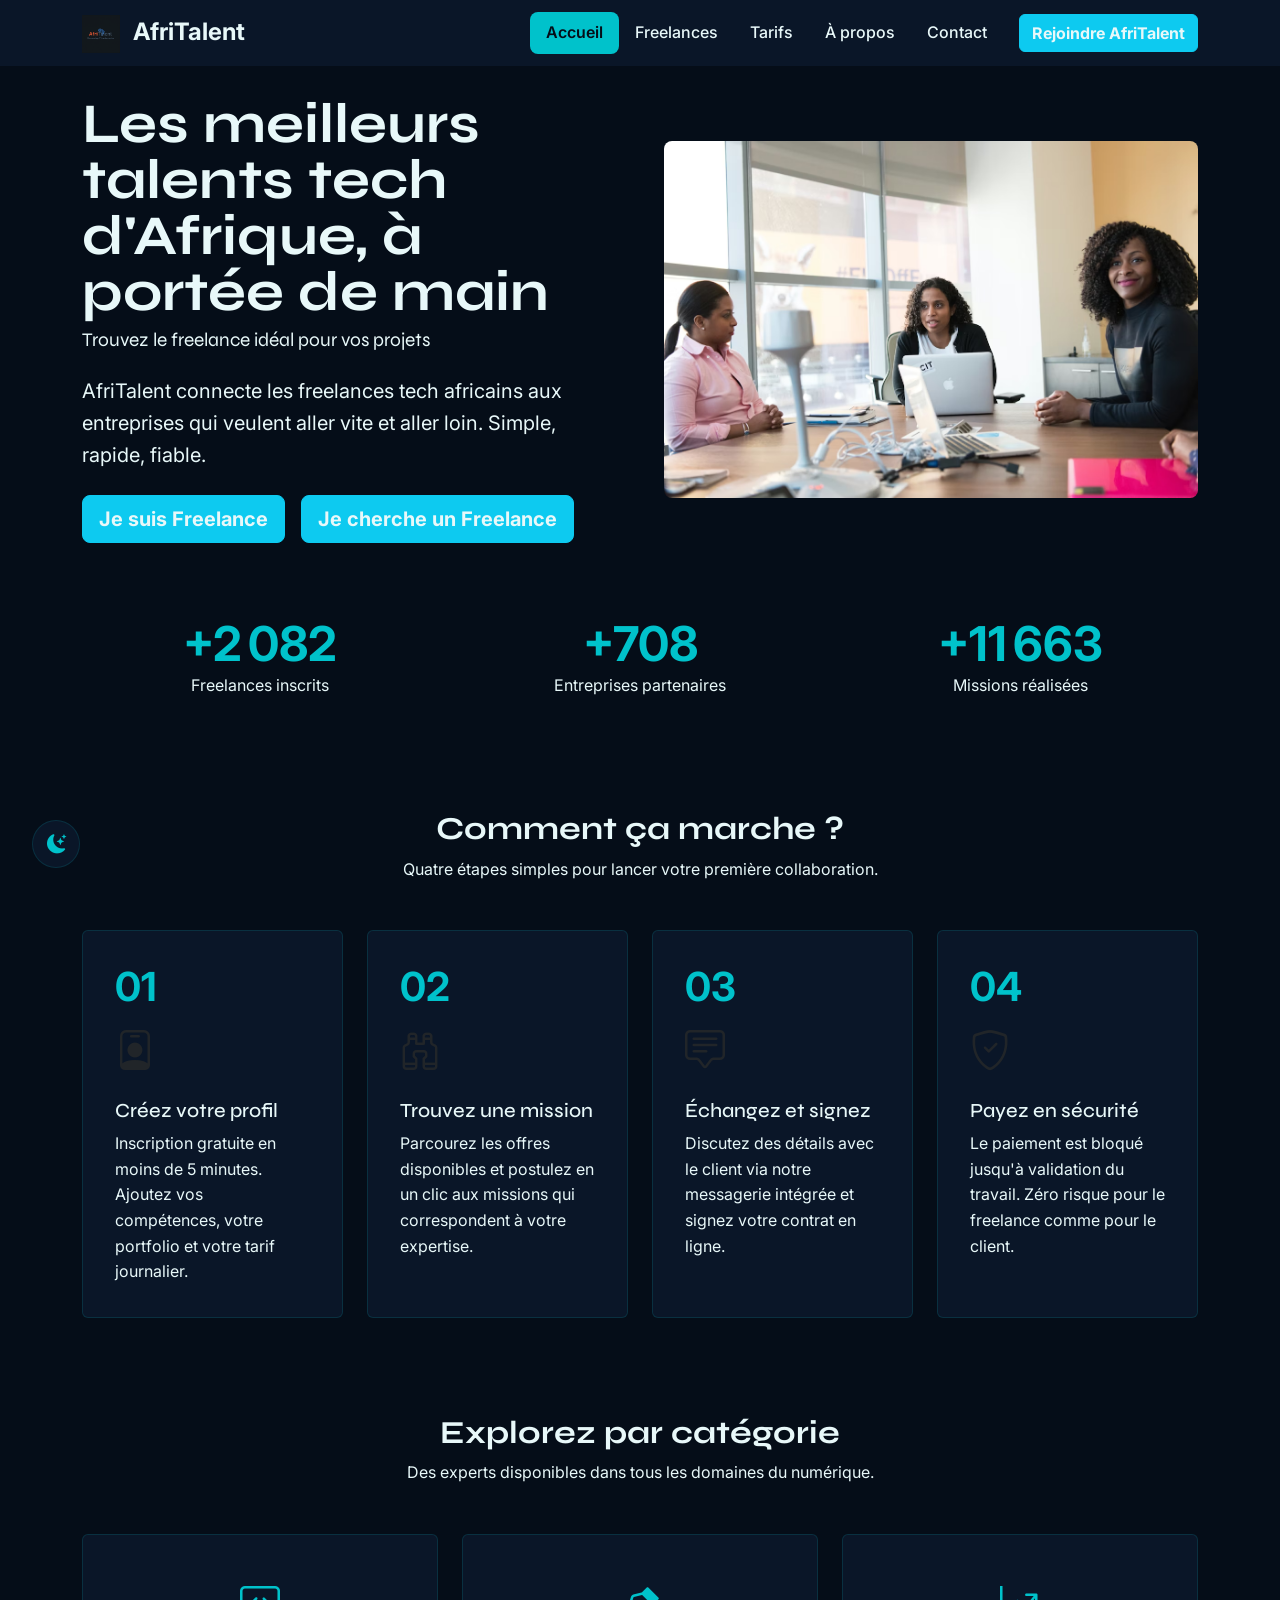
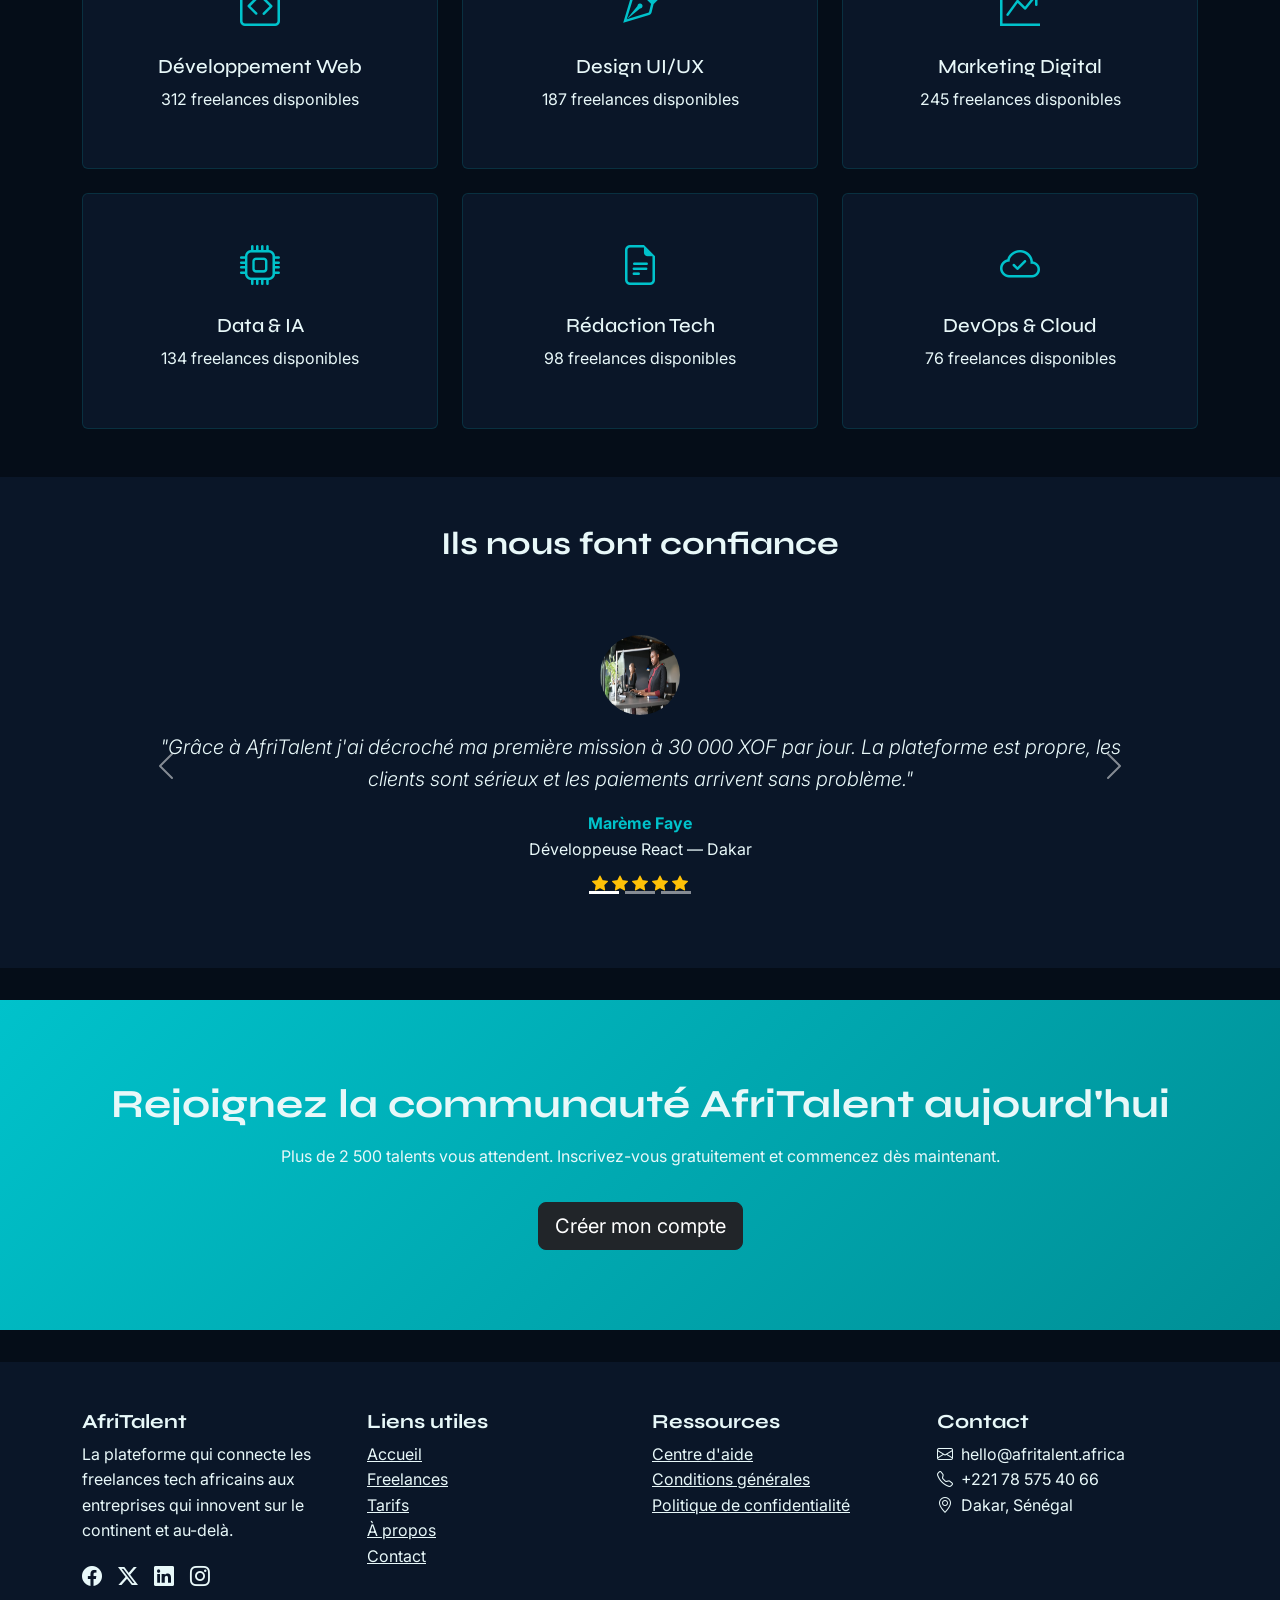
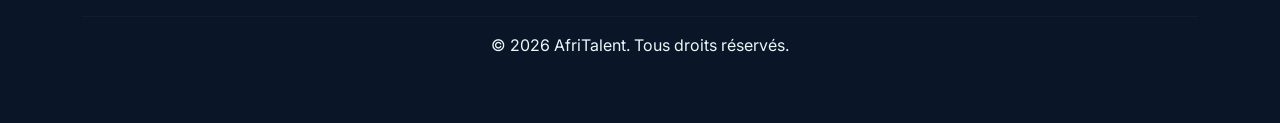
<file: index.html>
<!DOCTYPE html>
<html lang="fr">

<head>
    <meta charset="UTF-8">
    <meta name="viewport" content="width=device-width, initial-scale=1.0">
    <title>AfriTalent - Accueil</title>
    
    <link href="https://cdn.jsdelivr.net/npm/bootstrap-icons@1.11.3/font/bootstrap-icons.min.css" rel="stylesheet">
    <link href="https://cdn.jsdelivr.net/npm/bootstrap@5.3.3/dist/css/bootstrap.min.css" rel="stylesheet">
    <link rel="stylesheet" href="css/style.css">
</head>

<body>

    <!-- ============================================================= -->
    <!-- NAVBAR -->
    <!-- ============================================================= -->
    <header>
        <nav class="navbar navbar-expand-md navbar-dark bg-dark fixed-top">
            <div class="container">
                <a class="navbar-brand fw-bold fs-4" href="index.html">
                    <img src="images/logo.png" alt="Logo AfriTalent - Plateforme de freelances tech" width="38" height="38" class="me-2">
                    AfriTalent
                </a>
                <button class="navbar-toggler" type="button" data-bs-toggle="collapse"
                    data-bs-target="#navbarNav" aria-controls="navbarNav" aria-expanded="false"
                    aria-label="Ouvrir le menu de navigation">
                    <span class="navbar-toggler-icon"></span>
                </button>
                <div class="collapse navbar-collapse" id="navbarNav">
                    <ul class="navbar-nav ms-auto me-3">
                        <li class="nav-item"><a class="nav-link active" href="index.html">Accueil</a></li>
                        <li class="nav-item"><a class="nav-link" href="freelance.html">Freelances</a></li>
                        <li class="nav-item"><a class="nav-link" href="tarif.html">Tarifs</a></li>
                        <li class="nav-item"><a class="nav-link" href="about.html">À propos</a></li>
                        <li class="nav-item"><a class="nav-link" href="contact.html">Contact</a></li>
                    </ul>
                    <a href="contact.html" class="btn btn-info text-dark fw-bold">Rejoindre AfriTalent</a>
                </div>
            </div>
        </nav>
    </header>

    <!-- ============================================================= -->
    <!-- CONTENU PRINCIPAL -->
    <!-- ============================================================= -->
    <main>

        <!-- ============================================================= -->
        <!-- SECTION HERO -->
        <!-- ============================================================= -->
        <section class="section-hero">
            <div class="container py-5 mt-5">
                <div class="row align-items-center g-5">
                    <div class="col-lg-6">
                        <h1 class="display-4 fw-bold lh-1">Les meilleurs talents tech d'Afrique, à portée de main</h1>
                        <h2 class="lead mb-3" style="font-size:1.2rem; font-weight: 400;">Trouvez le freelance idéal pour vos projets</h2>
                        <p class="lead mt-4 fw-normal">AfriTalent connecte les freelances tech africains aux entreprises qui veulent aller vite et aller loin. Simple, rapide, fiable.</p>
                        <div class="d-flex flex-wrap gap-3 mt-4">
                            <a href="contact.html" class="btn btn-info btn-lg text-dark fw-bold">Je suis Freelance</a>
                            <a href="freelance.html" class="btn btn-info btn-lg text-dark fw-bold">Je cherche un Freelance</a>
                        </div>
                    </div>
                    <div class="col-lg-6">
                        <img src="images/hero.png" alt="Illustration de freelances africains collaborant sur des projets tech" class="img-fluid rounded-3">
                    </div>
                </div>

                <div class="row text-center mt-5 g-4">
                    <div class="col-md-4">
                        <span class="display-5 fw-bold text-info" data-target="2500">+2 500</span>
                        <p>Freelances inscrits</p>
                    </div>
                    <div class="col-md-4">
                        <span class="display-5 fw-bold text-info" data-target="850">+850</span>
                        <p>Entreprises partenaires</p>
                    </div>
                    <div class="col-md-4">
                        <span class="display-5 fw-bold text-info" data-target="14000">+14 000</span>
                        <p>Missions réalisées</p>
                    </div>
                </div>
            </div>
        </section>

        <!-- ============================================================= -->
        <!-- SECTION COMMENT ÇA MARCHE -->
        <!-- ============================================================= -->
        <section>
            <div class="container py-5">
                <h2 class="fw-bold text-center mb-2">Comment ça marche ?</h2>
                <p class="text-center mb-5">Quatre étapes simples pour lancer votre première collaboration.</p>
                <div class="row g-4">
                    <div class="col-sm-6 col-lg-3">
                        <div class="card h-100 border-0 bg-dark p-3">
                            <div class="card-body">
                                <span class="fw-bold display-6 text-info">01</span>
                                <i class="bi bi-person-badge fs-1 d-block mt-2" aria-hidden="true"></i>
                                <h3 class="h5 mt-3 card-title">Créez votre profil</h3>
                                <p class="card-text">Inscription gratuite en moins de 5 minutes. Ajoutez vos compétences, votre portfolio et votre tarif journalier.</p>
                            </div>
                        </div>
                    </div>
                    <div class="col-sm-6 col-lg-3">
                        <div class="card h-100 border-0 bg-dark p-3">
                            <div class="card-body">
                                <span class="fw-bold display-6 text-info">02</span>
                                <i class="bi bi-binoculars fs-1 d-block mt-2" aria-hidden="true"></i>
                                <h3 class="h5 mt-3 card-title">Trouvez une mission</h3>
                                <p class="card-text">Parcourez les offres disponibles et postulez en un clic aux missions qui correspondent à votre expertise.</p>
                            </div>
                        </div>
                    </div>
                    <div class="col-sm-6 col-lg-3">
                        <div class="card h-100 border-0 bg-dark p-3">
                            <div class="card-body">
                                <span class="fw-bold display-6 text-info">03</span>
                                <i class="bi bi-chat-square-text fs-1 d-block mt-2" aria-hidden="true"></i>
                                <h3 class="h5 mt-3 card-title">Échangez et signez</h3>
                                <p class="card-text">Discutez des détails avec le client via notre messagerie intégrée et signez votre contrat en ligne.</p>
                            </div>
                        </div>
                    </div>
                    <div class="col-sm-6 col-lg-3">
                        <div class="card h-100 border-0 bg-dark p-3">
                            <div class="card-body">
                                <span class="fw-bold display-6 text-info">04</span>
                                <i class="bi bi-shield-check fs-1 d-block mt-2" aria-hidden="true"></i>
                                <h3 class="h5 mt-3 card-title">Payez en sécurité</h3>
                                <p class="card-text">Le paiement est bloqué jusqu'à validation du travail. Zéro risque pour le freelance comme pour le client.</p>
                            </div>
                        </div>
                    </div>
                </div>
            </div>
        </section>

        <!-- ============================================================= -->
        <!-- SECTION CATÉGORIES -->
        <!-- ============================================================= -->
        <section>
            <div class="container py-5">
                <h2 class="fw-bold text-center mb-2">Explorez par catégorie</h2>
                <p class="text-center mb-5">Des experts disponibles dans tous les domaines du numérique.</p>
                <div class="row g-4">
                    <div class="col-sm-6 col-lg-4">
                        <div class="card h-100 text-center border-0 bg-dark p-4">
                            <div class="card-body">
                                <i class="bi bi-code-square fs-1 text-info" aria-hidden="true"></i>
                                <h3 class="h5 mt-3">Développement Web</h3>
                                <p>312 freelances disponibles</p>
                            </div>
                        </div>
                    </div>
                    <div class="col-sm-6 col-lg-4">
                        <div class="card h-100 text-center border-0 bg-dark p-4">
                            <div class="card-body">
                                <i class="bi bi-vector-pen fs-1 text-info" aria-hidden="true"></i>
                                <h3 class="h5 mt-3">Design UI/UX</h3>
                                <p>187 freelances disponibles</p>
                            </div>
                        </div>
                    </div>
                    <div class="col-sm-6 col-lg-4">
                        <div class="card h-100 text-center border-0 bg-dark p-4">
                            <div class="card-body">
                                <i class="bi bi-graph-up-arrow fs-1 text-info" aria-hidden="true"></i>
                                <h3 class="h5 mt-3">Marketing Digital</h3>
                                <p>245 freelances disponibles</p>
                            </div>
                        </div>
                    </div>
                    <div class="col-sm-6 col-lg-4">
                        <div class="card h-100 text-center border-0 bg-dark p-4">
                            <div class="card-body">
                                <i class="bi bi-cpu fs-1 text-info" aria-hidden="true"></i>
                                <h3 class="h5 mt-3">Data &amp; IA</h3>
                                <p>134 freelances disponibles</p>
                            </div>
                        </div>
                    </div>
                    <div class="col-sm-6 col-lg-4">
                        <div class="card h-100 text-center border-0 bg-dark p-4">
                            <div class="card-body">
                                <i class="bi bi-file-earmark-text fs-1 text-info" aria-hidden="true"></i>
                                <h3 class="h5 mt-3">Rédaction Tech</h3>
                                <p>98 freelances disponibles</p>
                            </div>
                        </div>
                    </div>
                    <div class="col-sm-6 col-lg-4">
                        <div class="card h-100 text-center border-0 bg-dark p-4">
                            <div class="card-body">
                                <i class="bi bi-cloud-check fs-1 text-info" aria-hidden="true"></i>
                                <h3 class="h5 mt-3">DevOps &amp; Cloud</h3>
                                <p>76 freelances disponibles</p>
                            </div>
                        </div>
                    </div>
                </div>
            </div>
        </section>

        <!-- ============================================================= -->
        <!-- SECTION TÉMOIGNAGES -->
        <!-- ============================================================= -->
        <section class="section-temoignages">
            <div class="container py-5">
                <h2 class="fw-bold text-center mb-5">Ils nous font confiance</h2>
                <div id="carousel-avis" class="carousel slide" data-bs-ride="carousel">
                    <div class="carousel-indicators">
                        <button type="button" data-bs-target="#carousel-avis" data-bs-slide-to="0" class="active" aria-current="true" aria-label="Témoignage 1"></button>
                        <button type="button" data-bs-target="#carousel-avis" data-bs-slide-to="1" aria-label="Témoignage 2"></button>
                        <button type="button" data-bs-target="#carousel-avis" data-bs-slide-to="2" aria-label="Témoignage 3"></button>
                    </div>
                    <div class="carousel-inner py-4">
                        <div class="carousel-item active">
                            <div class="d-flex flex-column align-items-center text-center px-5">
                                <img src="images/avatar1.png" alt="Photo de Marème Faye, développeuse React à Dakar" class="rounded-circle mb-3" width="80" height="80">
                                <p class="lead fst-italic mb-3">"Grâce à AfriTalent j'ai décroché ma première mission à 30 000 XOF par jour. La plateforme est propre, les clients sont sérieux et les paiements arrivent sans problème."</p>
                                <strong class="text-info">Marème Faye</strong>
                                <span>Développeuse React — Dakar</span>
                                <div class="mt-2" role="img" aria-label="Note : 5 étoiles sur 5">
                                    <i class="bi bi-star-fill text-warning" aria-hidden="true"></i>
                                    <i class="bi bi-star-fill text-warning" aria-hidden="true"></i>
                                    <i class="bi bi-star-fill text-warning" aria-hidden="true"></i>
                                    <i class="bi bi-star-fill text-warning" aria-hidden="true"></i>
                                    <i class="bi bi-star-fill text-warning" aria-hidden="true"></i>
                                </div>
                            </div>
                        </div>
                        <div class="carousel-item">
                            <div class="d-flex flex-column align-items-center text-center px-5">
                                <img src="images/avatar2.png" alt="Photo de Lamine Diallo, directeur produit chez StartupSN" class="rounded-circle mb-3" width="80" height="80">
                                <p class="lead fst-italic mb-3">"On cherchait un développeur mobile pour une app urgente. En 48h on avait trouvé le bon profil. Résultat livré en 3 semaines, nickel."</p>
                                <strong class="text-info">Lamine Diallo</strong>
                                <span>Directeur Produit — StartupSN</span>
                                <div class="mt-2" role="img" aria-label="Note : 5 étoiles sur 5">
                                    <i class="bi bi-star-fill text-warning" aria-hidden="true"></i>
                                    <i class="bi bi-star-fill text-warning" aria-hidden="true"></i>
                                    <i class="bi bi-star-fill text-warning" aria-hidden="true"></i>
                                    <i class="bi bi-star-fill text-warning" aria-hidden="true"></i>
                                    <i class="bi bi-star-fill text-warning" aria-hidden="true"></i>
                                </div>
                            </div>
                        </div>
                        <div class="carousel-item">
                            <div class="d-flex flex-column align-items-center text-center px-5">
                                <img src="images/avatar3.png" alt="Photo de Awa Ndiaye, designer UI/UX à Abidjan" class="rounded-circle mb-3" width="80" height="80">
                                <p class="lead fst-italic mb-3">"J'avais peur de me lancer en freelance. AfriTalent m'a donné la confiance et les outils. Aujourd'hui je gagne plus qu'en CDI."</p>
                                <strong class="text-info">Awa Ndiaye</strong>
                                <span>Designer UI/UX — Abidjan</span>
                                <div class="mt-2" role="img" aria-label="Note : 4 étoiles sur 5">
                                    <i class="bi bi-star-fill text-warning" aria-hidden="true"></i>
                                    <i class="bi bi-star-fill text-warning" aria-hidden="true"></i>
                                    <i class="bi bi-star-fill text-warning" aria-hidden="true"></i>
                                    <i class="bi bi-star-fill text-warning" aria-hidden="true"></i>
                                    <i class="bi bi-star text-warning" aria-hidden="true"></i>
                                </div>
                            </div>
                        </div>
                    </div>
                    <button class="carousel-control-prev" type="button" data-bs-target="#carousel-avis" data-bs-slide="prev">
                        <span class="carousel-control-prev-icon" aria-hidden="true"></span>
                        <span class="visually-hidden">Témoignage précédent</span>
                    </button>
                    <button class="carousel-control-next" type="button" data-bs-target="#carousel-avis" data-bs-slide="next">
                        <span class="carousel-control-next-icon" aria-hidden="true"></span>
                        <span class="visually-hidden">Témoignage suivant</span>
                    </button>
                </div>
            </div>
        </section>

        <!-- ============================================================= -->
        <!-- SECTION CTA -->
        <!-- ============================================================= -->
        <section class="section-cta">
            <div class="container text-center">
                <h2 class="fw-bold display-6 text-dark">Rejoignez la communauté AfriTalent aujourd'hui</h2>
                <p class="mt-3 text-dark">Plus de 2 500 talents vous attendent. Inscrivez-vous gratuitement et commencez dès maintenant.</p>
                <a href="contact.html" class="btn btn-dark btn-lg mt-3">Créer mon compte</a>
            </div>
        </section>

        <!-- ============================================================= -->
        <!-- BOUTON RETOUR EN HAUT -->
        <!-- ============================================================= -->
        <button class="bouton-retour-haut" aria-label="Retourner en haut de la page">
            <i class="bi bi-arrow-up" aria-hidden="true"></i>
        </button>

    </main>

    <!-- ============================================================= -->
    <!-- FOOTER -->
    <!-- ============================================================= -->
    <footer>
        <div class="bg-dark py-5">
            <div class="container">
                <div class="row g-4">
                    <div class="col-md-6 col-lg-3">
                        <h3 class="fw-bold fs-5">AfriTalent</h3>
                        <p>La plateforme qui connecte les freelances tech africains aux entreprises qui innovent sur le continent et au-delà.</p>
                        <div class="d-flex gap-3 mt-3">
                            <a href="#" class="footer-social" aria-label="Facebook"><i class="bi bi-facebook fs-5" aria-hidden="true"></i></a>
                            <a href="#" class="footer-social" aria-label="Twitter"><i class="bi bi-twitter-x fs-5" aria-hidden="true"></i></a>
                            <a href="#" class="footer-social" aria-label="LinkedIn"><i class="bi bi-linkedin fs-5" aria-hidden="true"></i></a>
                            <a href="#" class="footer-social" aria-label="Instagram"><i class="bi bi-instagram fs-5" aria-hidden="true"></i></a>
                        </div>
                    </div>
                    <div class="col-md-6 col-lg-3">
                        <h3 class="fw-bold fs-5">Liens utiles</h3>
                        <ul class="list-unstyled">
                            <li><a href="index.html">Accueil</a></li>
                            <li><a href="freelance.html">Freelances</a></li>
                            <li><a href="tarif.html">Tarifs</a></li>
                            <li><a href="about.html">À propos</a></li>
                            <li><a href="contact.html">Contact</a></li>
                        </ul>
                    </div>
                    <div class="col-md-6 col-lg-3">
                        <h3 class="fw-bold fs-5">Ressources</h3>
                        <ul class="list-unstyled">
                            <li><a href="#">Centre d'aide</a></li>
                            <li><a href="#">Conditions générales</a></li>
                            <li><a href="#">Politique de confidentialité</a></li>
                        </ul>
                    </div>
                    <div class="col-md-6 col-lg-3">
                        <h3 class="fw-bold fs-5">Contact</h3>
                        <ul class="list-unstyled">
                            <li><i class="bi bi-envelope me-2" aria-hidden="true"></i>hello@afritalent.africa</li>
                            <li><i class="bi bi-telephone me-2" aria-hidden="true"></i>+221 78 575 40 66</li>
                            <li><i class="bi bi-geo-alt me-2" aria-hidden="true"></i>Dakar, Sénégal</li>
                        </ul>
                    </div>
                </div>
                <hr class="mt-4">
                <p class="text-center">&copy; <span id="annee">2026</span> AfriTalent. Tous droits réservés.</p>
            </div>
        </div>
    </footer>

    <!-- ============================================================= -->
    <!-- TOGGLE THEME -->
    <!-- ============================================================= -->
    <button class="toggle-theme" aria-label="Passer en mode clair">
        <i class="bi bi-sun-fill" aria-hidden="true"></i>
    </button>

    <!-- ============================================================= -->
    <!-- SCRIPTS -->
    <!-- ============================================================= -->
    <script src="https://cdn.jsdelivr.net/npm/bootstrap@5.3.3/dist/js/bootstrap.bundle.min.js"></script>
    <script src="js/main.js"></script>

</body>

</html>
</file>
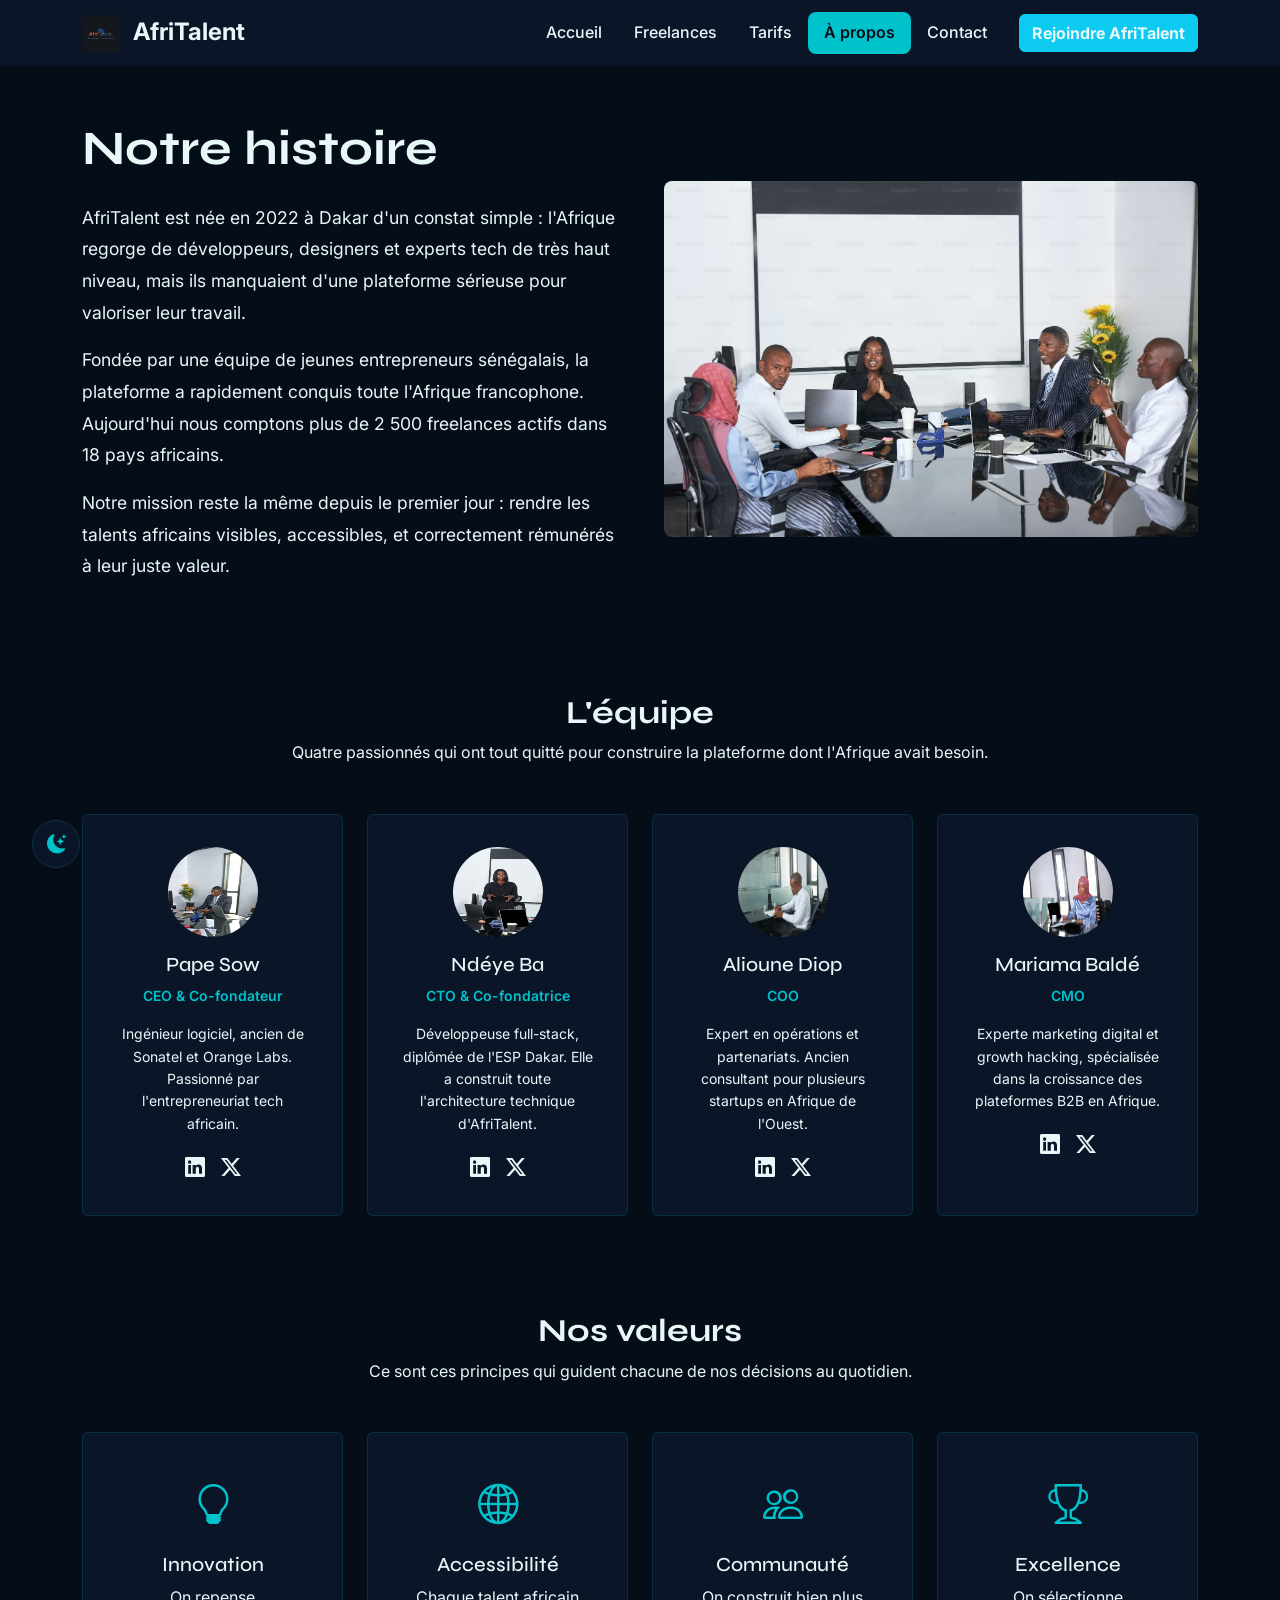
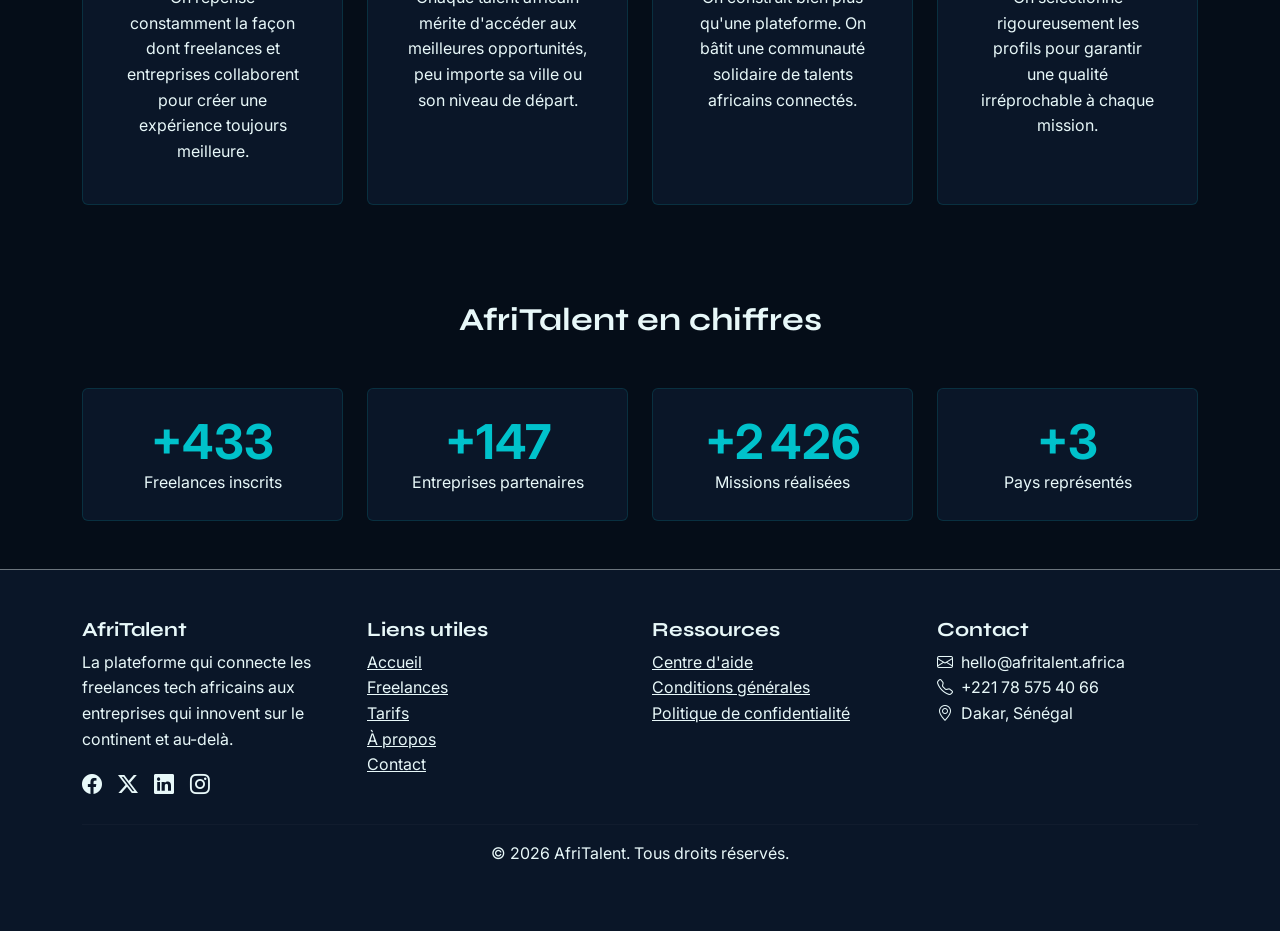
<file: about.html>
<!DOCTYPE html>
<html lang="fr">

<head>
    <meta charset="UTF-8">
    <meta name="viewport" content="width=device-width, initial-scale=1.0">
    <title>AfriTalent - À propos</title>

    <link href="https://cdn.jsdelivr.net/npm/bootstrap@5.3.3/dist/css/bootstrap.min.css" rel="stylesheet">
    <link href="https://cdn.jsdelivr.net/npm/bootstrap-icons@1.11.3/font/bootstrap-icons.min.css" rel="stylesheet">
    <link rel="stylesheet" href="css/style.css">
</head>

<body>

    <!-- ============================================================= -->
    <!-- NAVBAR -->
    <!-- ============================================================= -->
    <header>
        <nav class="navbar navbar-expand-md navbar-dark bg-dark fixed-top">
            <div class="container">
                <a class="navbar-brand fw-bold fs-4" href="index.html">
                    <img src="images/logo.png" alt="Logo AfriTalent - Plateforme de freelances tech" width="38" height="38" class="me-2">
                    AfriTalent
                </a>
                <button class="navbar-toggler" type="button" data-bs-toggle="collapse"
                    data-bs-target="#navbarNav" aria-controls="navbarNav" aria-expanded="false"
                    aria-label="Ouvrir le menu de navigation">
                    <span class="navbar-toggler-icon"></span>
                </button>
                <div class="collapse navbar-collapse" id="navbarNav">
                    <ul class="navbar-nav ms-auto me-3">
                        <li class="nav-item"><a class="nav-link" href="index.html">Accueil</a></li>
                        <li class="nav-item"><a class="nav-link" href="freelance.html">Freelances</a></li>
                        <li class="nav-item"><a class="nav-link" href="tarif.html">Tarifs</a></li>
                        <li class="nav-item"><a class="nav-link active" href="about.html">À propos</a></li>
                        <li class="nav-item"><a class="nav-link" href="contact.html">Contact</a></li>
                    </ul>
                    <a href="contact.html" class="btn btn-info text-dark fw-bold">Rejoindre AfriTalent</a>
                </div>
            </div>
        </nav>
    </header>

    <!-- ============================================================= -->
    <!-- CONTENU PRINCIPAL -->
    <!-- ============================================================= -->
    <main class="mt-5 pt-4">

        <!-- ============================================================= -->
        <!-- SECTION NOTRE HISTOIRE -->
        <!-- ============================================================= -->
        <section aria-label="notre histoire">
            <div class="container py-5">
                <div class="row align-items-center g-5">
                    <div class="col-lg-6">
                        <h1 class="fw-bold display-5">Notre histoire</h1>
                        <p class="mt-4" style="font-size:1.1rem; line-height:1.8;">
                            AfriTalent est née en 2022 à Dakar d'un constat simple : l'Afrique regorge
                            de développeurs, designers et experts tech de très haut niveau, mais ils
                            manquaient d'une plateforme sérieuse pour valoriser leur travail.
                        </p>
                        <p style="font-size:1.1rem; line-height:1.8;">
                            Fondée par une équipe de jeunes entrepreneurs sénégalais, la plateforme
                            a rapidement conquis toute l'Afrique francophone. Aujourd'hui nous comptons
                            plus de 2 500 freelances actifs dans 18 pays africains.
                        </p>
                        <p style="font-size:1.1rem; line-height:1.8;">
                            Notre mission reste la même depuis le premier jour : rendre les talents
                            africains visibles, accessibles, et correctement rémunérés à leur juste valeur.
                        </p>
                    </div>
                    <div class="col-lg-6">
                        <img src="images/histoire.png" alt="L'équipe fondatrice d'AfriTalent réunie à Dakar" class="img-fluid rounded-3">
                    </div>
                </div>
            </div>
        </section>

        <!-- ============================================================= -->
        <!-- SECTION NOTRE ÉQUIPE -->
        <!-- ============================================================= -->
        <section aria-label="notre équipe">
            <div class="container py-5">
                <h2 class="fw-bold text-center mb-2">L'équipe</h2>
                <p class="text-center mb-5">
                    Quatre passionnés qui ont tout quitté pour construire la plateforme
                    dont l'Afrique avait besoin.
                </p>
                <div class="row g-4 justify-content-center">
                    <!-- Membre 1 -->
                    <div class="col-md-6 col-lg-3">
                        <div class="card h-100 bg-dark text-white border-0 text-center p-3">
                            <div class="card-body">
                                <img src="images/team1.png" alt="Photo de Pape Sow, CEO et Co-fondateur d'AfriTalent" class="rounded-circle mb-3" width="90" height="90">
                                <h3 class="h5 card-title">Pape Sow</h3>
                                <p class="text-info fw-semibold small">CEO &amp; Co-fondateur</p>
                                <p class="card-text small">
                                    Ingénieur logiciel, ancien de Sonatel et Orange Labs.
                                    Passionné par l'entrepreneuriat tech africain.
                                </p>
                                <div class="d-flex justify-content-center gap-3 mt-3">
                                    <a href="#" class="footer-social" aria-label="LinkedIn de Pape Sow">
                                        <i class="bi bi-linkedin fs-5" aria-hidden="true"></i>
                                    </a>
                                    <a href="#" class="footer-social" aria-label="Twitter de Pape Sow">
                                        <i class="bi bi-twitter-x fs-5" aria-hidden="true"></i>
                                    </a>
                                </div>
                            </div>
                        </div>
                    </div>
                    <!-- Membre 2 -->
                    <div class="col-md-6 col-lg-3">
                        <div class="card h-100 bg-dark text-white border-0 text-center p-3">
                            <div class="card-body">
                                <img src="images/team2.png" alt="Photo de Ndéye Ba, CTO et Co-fondatrice d'AfriTalent" class="rounded-circle mb-3" width="90" height="90">
                                <h3 class="h5 card-title">Ndéye Ba</h3>
                                <p class="text-info fw-semibold small">CTO &amp; Co-fondatrice</p>
                                <p class="card-text small">
                                    Développeuse full-stack, diplômée de l'ESP Dakar.
                                    Elle a construit toute l'architecture technique d'AfriTalent.
                                </p>
                                <div class="d-flex justify-content-center gap-3 mt-3">
                                    <a href="#" class="footer-social" aria-label="LinkedIn de Ndéye Ba">
                                        <i class="bi bi-linkedin fs-5" aria-hidden="true"></i>
                                    </a>
                                    <a href="#" class="footer-social" aria-label="Twitter de Ndéye Ba">
                                        <i class="bi bi-twitter-x fs-5" aria-hidden="true"></i>
                                    </a>
                                </div>
                            </div>
                        </div>
                    </div>
                    <!-- Membre 3 -->
                    <div class="col-md-6 col-lg-3">
                        <div class="card h-100 bg-dark text-white border-0 text-center p-3">
                            <div class="card-body">
                                <img src="images/team3.png" alt="Photo de Alioune Diop, COO d'AfriTalent" class="rounded-circle mb-3" width="90" height="90">
                                <h3 class="h5 card-title">Alioune Diop</h3>
                                <p class="text-info fw-semibold small">COO</p>
                                <p class="card-text small">
                                    Expert en opérations et partenariats. Ancien consultant
                                    pour plusieurs startups en Afrique de l'Ouest.
                                </p>
                                <div class="d-flex justify-content-center gap-3 mt-3">
                                    <a href="#" class="footer-social" aria-label="LinkedIn de Alioune Diop">
                                        <i class="bi bi-linkedin fs-5" aria-hidden="true"></i>
                                    </a>
                                    <a href="#" class="footer-social" aria-label="Twitter de Alioune Diop">
                                        <i class="bi bi-twitter-x fs-5" aria-hidden="true"></i>
                                    </a>
                                </div>
                            </div>
                        </div>
                    </div>
                    <!-- Membre 4 -->
                    <div class="col-md-6 col-lg-3">
                        <div class="card h-100 bg-dark text-white border-0 text-center p-3">
                            <div class="card-body">
                                <img src="images/team4.png" alt="Photo de Mariama Baldé, CMO d'AfriTalent" class="rounded-circle mb-3" width="90" height="90">
                                <h3 class="h5 card-title">Mariama Baldé</h3>
                                <p class="text-info fw-semibold small">CMO</p>
                                <p class="card-text small">
                                    Experte marketing digital et growth hacking, spécialisée
                                    dans la croissance des plateformes B2B en Afrique.
                                </p>
                                <div class="d-flex justify-content-center gap-3 mt-3">
                                    <a href="#" class="footer-social" aria-label="LinkedIn de Mariama Baldé">
                                        <i class="bi bi-linkedin fs-5" aria-hidden="true"></i>
                                    </a>
                                    <a href="#" class="footer-social" aria-label="Twitter de Mariama Baldé">
                                        <i class="bi bi-twitter-x fs-5" aria-hidden="true"></i>
                                    </a>
                                </div>
                            </div>
                        </div>
                    </div>
                </div>
            </div>
        </section>

        <!-- ============================================================= -->
        <!-- SECTION NOS VALEURS -->
        <!-- ============================================================= -->
        <section aria-label="nos valeurs">
            <div class="container py-5">
                <h2 class="fw-bold text-center mb-2">Nos valeurs</h2>
                <p class="text-center mb-5">
                    Ce sont ces principes qui guident chacune de nos décisions au quotidien.
                </p>
                <div class="row g-4">
                    <!-- Valeur 1 -->
                    <div class="col-md-6 col-lg-3">
                        <div class="card h-100 bg-dark text-white border-0 text-center p-4">
                            <div class="card-body">
                                <i class="bi bi-lightbulb fs-1 text-info" aria-hidden="true"></i>
                                <h3 class="h5 mt-3">Innovation</h3>
                                <p class="card-text">
                                    On repense constamment la façon dont freelances et entreprises
                                    collaborent pour créer une expérience toujours meilleure.
                                </p>
                            </div>
                        </div>
                    </div>
                    <!-- Valeur 2 -->
                    <div class="col-md-6 col-lg-3">
                        <div class="card h-100 bg-dark text-white border-0 text-center p-4">
                            <div class="card-body">
                                <i class="bi bi-globe2 fs-1 text-info" aria-hidden="true"></i>
                                <h3 class="h5 mt-3">Accessibilité</h3>
                                <p class="card-text">
                                    Chaque talent africain mérite d'accéder aux meilleures
                                    opportunités, peu importe sa ville ou son niveau de départ.
                                </p>
                            </div>
                        </div>
                    </div>
                    <!-- Valeur 3 -->
                    <div class="col-md-6 col-lg-3">
                        <div class="card h-100 bg-dark text-white border-0 text-center p-4">
                            <div class="card-body">
                                <i class="bi bi-people fs-1 text-info" aria-hidden="true"></i>
                                <h3 class="h5 mt-3">Communauté</h3>
                                <p class="card-text">
                                    On construit bien plus qu'une plateforme. On bâtit une
                                    communauté solidaire de talents africains connectés.
                                </p>
                            </div>
                        </div>
                    </div>
                    <!-- Valeur 4 -->
                    <div class="col-md-6 col-lg-3">
                        <div class="card h-100 bg-dark text-white border-0 text-center p-4">
                            <div class="card-body">
                                <i class="bi bi-trophy fs-1 text-info" aria-hidden="true"></i>
                                <h3 class="h5 mt-3">Excellence</h3>
                                <p class="card-text">
                                    On sélectionne rigoureusement les profils pour garantir
                                    une qualité irréprochable à chaque mission.
                                </p>
                            </div>
                        </div>
                    </div>
                </div>
            </div>
        </section>

        <!-- ============================================================= -->
        <!-- SECTION CHIFFRES CLÉS -->
        <!-- ============================================================= -->
        <section aria-label="chiffres clés d'AfriTalent">
            <div class="container py-5">
                <h2 class="fw-bold text-center mb-5">AfriTalent en chiffres</h2>
                <div class="row g-4 text-center">
                    <div class="col-md-6 col-lg-3">
                        <div class="card bg-dark text-white border-0 p-4">
                            <span class="display-5 fw-bold text-info" data-target="2500">+2 500</span>
                            <p class="mb-0">Freelances inscrits</p>
                        </div>
                    </div>
                    <div class="col-md-6 col-lg-3">
                        <div class="card bg-dark text-white border-0 p-4">
                            <span class="display-5 fw-bold text-info" data-target="850">+850</span>
                            <p class="mb-0">Entreprises partenaires</p>
                        </div>
                    </div>
                    <div class="col-md-6 col-lg-3">
                        <div class="card bg-dark text-white border-0 p-4">
                            <span class="display-5 fw-bold text-info" data-target="14000">+14 000</span>
                            <p class="mb-0">Missions réalisées</p>
                        </div>
                    </div>
                    <div class="col-md-6 col-lg-3">
                        <div class="card bg-dark text-white border-0 p-4">
                            <span class="display-5 fw-bold text-info" data-target="18">18</span>
                            <p class="mb-0">Pays représentés</p>
                        </div>
                    </div>
                </div>
            </div>
        </section>

        <!-- ============================================================= -->
        <!-- BOUTON RETOUR EN HAUT -->
        <!-- ============================================================= -->
        <button class="bouton-retour-haut" aria-label="Retourner en haut de la page">
            <i class="bi bi-arrow-up" aria-hidden="true"></i>
        </button>

    </main>

    <!-- ============================================================= -->
    <!-- FOOTER -->
    <!-- ============================================================= -->
    <footer>
        <div class="bg-dark py-5 border-top border-secondary">
            <div class="container">
                <div class="row g-4">
                    <div class="col-md-6 col-lg-3">
                        <h3 class="fw-bold fs-5">AfriTalent</h3>
                        <p>La plateforme qui connecte les freelances tech africains aux entreprises qui innovent sur le continent et au-delà.</p>
                        <div class="d-flex gap-3 mt-3">
                            <a href="#" class="footer-social" aria-label="Facebook"><i class="bi bi-facebook fs-5" aria-hidden="true"></i></a>
                            <a href="#" class="footer-social" aria-label="Twitter"><i class="bi bi-twitter-x fs-5" aria-hidden="true"></i></a>
                            <a href="#" class="footer-social" aria-label="LinkedIn"><i class="bi bi-linkedin fs-5" aria-hidden="true"></i></a>
                            <a href="#" class="footer-social" aria-label="Instagram"><i class="bi bi-instagram fs-5" aria-hidden="true"></i></a>
                        </div>
                    </div>
                    <div class="col-md-6 col-lg-3">
                        <h3 class="fw-bold fs-5">Liens utiles</h3>
                        <ul class="list-unstyled">
                            <li><a href="index.html">Accueil</a></li>
                            <li><a href="freelance.html">Freelances</a></li>
                            <li><a href="tarif.html">Tarifs</a></li>
                            <li><a href="about.html">À propos</a></li>
                            <li><a href="contact.html">Contact</a></li>
                        </ul>
                    </div>
                    <div class="col-md-6 col-lg-3">
                        <h3 class="fw-bold fs-5">Ressources</h3>
                        <ul class="list-unstyled">
                            <li><a href="#">Centre d'aide</a></li>
                            <li><a href="#">Conditions générales</a></li>
                            <li><a href="#">Politique de confidentialité</a></li>
                        </ul>
                    </div>
                    <div class="col-md-6 col-lg-3">
                        <h3 class="fw-bold fs-5">Contact</h3>
                        <ul class="list-unstyled">
                            <li><i class="bi bi-envelope me-2" aria-hidden="true"></i>hello@afritalent.africa</li>
                            <li><i class="bi bi-telephone me-2" aria-hidden="true"></i>+221 78 575 40 66</li>
                            <li><i class="bi bi-geo-alt me-2" aria-hidden="true"></i>Dakar, Sénégal</li>
                        </ul>
                    </div>
                </div>
                <hr class="mt-4">
                <p class="text-center">&copy; <span id="annee">2026</span> AfriTalent. Tous droits réservés.</p>
            </div>
        </div>
    </footer>

    <!-- ============================================================= -->
    <!-- TOGGLE THEME -->
    <!-- ============================================================= -->
    <button class="toggle-theme" aria-label="Passer en mode clair">
        <i class="bi bi-sun-fill" aria-hidden="true"></i>
    </button>

    <!-- ============================================================= -->
    <!-- SCRIPTS -->
    <!-- ============================================================= -->
    <script src="https://cdn.jsdelivr.net/npm/bootstrap@5.3.3/dist/js/bootstrap.bundle.min.js"></script>
    <script src="js/main.js"></script>

</body>

</html>
</file>
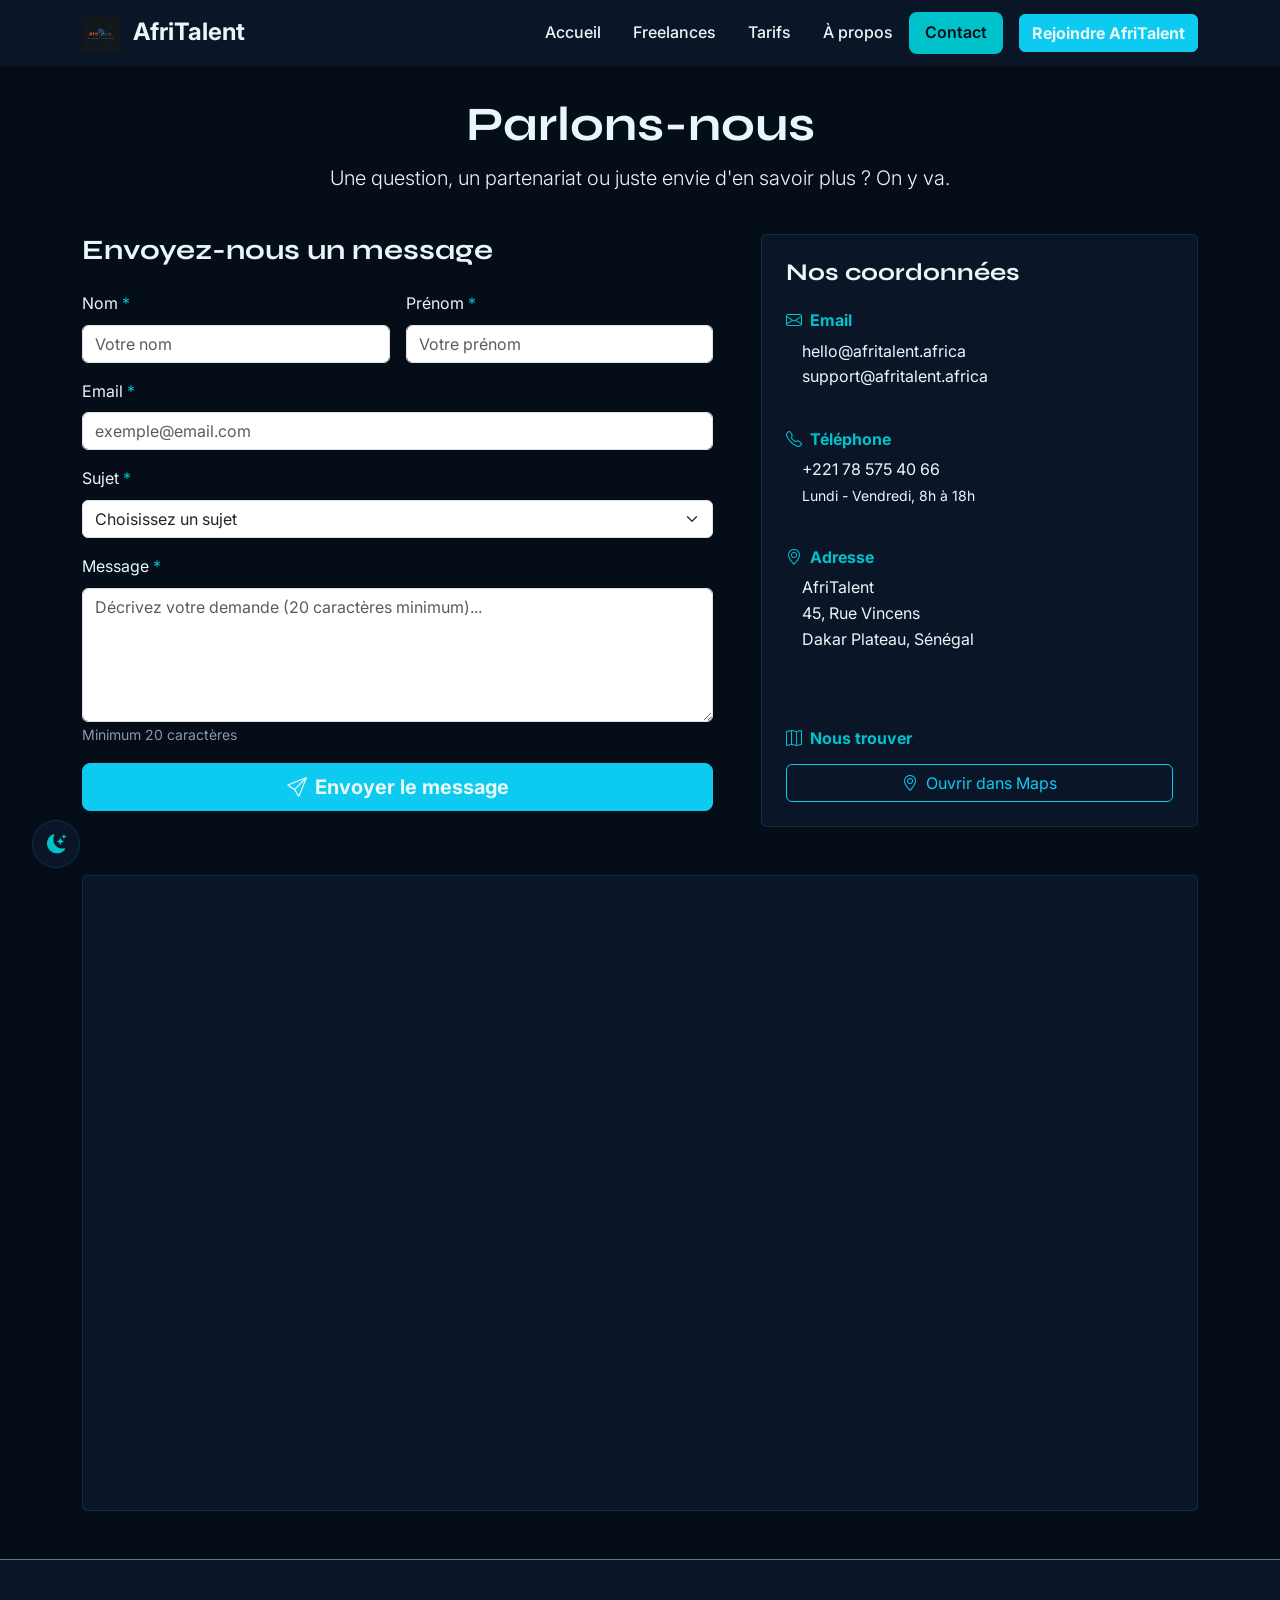
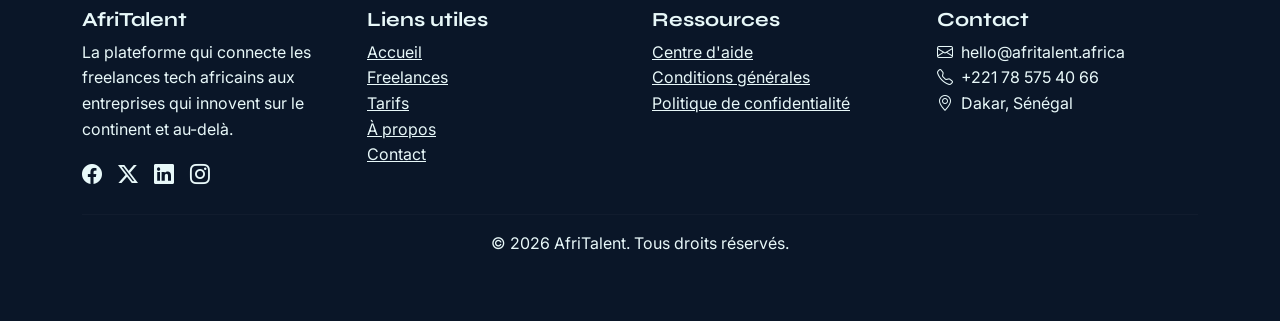
<file: contact.html>
<!DOCTYPE html>
<html lang="fr">

<head>
    <meta charset="UTF-8">
    <meta name="viewport" content="width=device-width, initial-scale=1.0">
    <title>AfriTalent - Contact</title>
    <link href="https://cdn.jsdelivr.net/npm/bootstrap-icons@1.11.3/font/bootstrap-icons.min.css" rel="stylesheet">
    <link href="https://cdn.jsdelivr.net/npm/bootstrap@5.3.3/dist/css/bootstrap.min.css" rel="stylesheet">
    <link rel="stylesheet" href="css/style.css">
</head>

<body>

    <!-- ============================================================= -->
    <!-- NAVBAR -->
    <!-- ============================================================= -->
    <header>
        <nav class="navbar navbar-expand-md navbar-dark bg-dark fixed-top">
            <div class="container">
                <a class="navbar-brand fw-bold fs-4" href="index.html">
                    <img src="images/logo.png" alt="Logo AfriTalent - Plateforme de freelances tech" width="38" height="38" class="me-2">
                    AfriTalent
                </a>
                <button class="navbar-toggler" type="button" data-bs-toggle="collapse"
                    data-bs-target="#navbarNav" aria-controls="navbarNav" aria-expanded="false"
                    aria-label="Ouvrir le menu de navigation">
                    <span class="navbar-toggler-icon"></span>
                </button>
                <div class="collapse navbar-collapse" id="navbarNav">
                    <ul class="navbar-nav ms-auto me-3">
                        <li class="nav-item"><a class="nav-link" href="index.html">Accueil</a></li>
                        <li class="nav-item"><a class="nav-link" href="freelance.html">Freelances</a></li>
                        <li class="nav-item"><a class="nav-link" href="tarif.html">Tarifs</a></li>
                        <li class="nav-item"><a class="nav-link" href="about.html">À propos</a></li>
                        <li class="nav-item"><a class="nav-link active" href="contact.html">Contact</a></li>
                    </ul>
                    <a href="contact.html" class="btn btn-info text-dark fw-bold">Rejoindre AfriTalent</a>
                </div>
            </div>
        </nav>
    </header>

    <!-- ============================================================= -->
    <!-- CONTENU PRINCIPAL -->
    <!-- ============================================================= -->
    <main>

        <!-- SECTION CONTACT -->
        <section class="section-contact">
            <div class="container py-5 mt-5">
                <div class="row text-center mb-4">
                    <div class="col-12">
                        <h1 class="fw-bold display-5">Parlons-nous</h1>
                        <p class="lead">Une question, un partenariat ou juste envie d'en savoir plus ? On y va.</p>
                    </div>
                </div>

                <div class="row g-5">
                    <!-- FORMULAIRE -->
                    <div class="col-lg-7">
                        <h2 class="fw-bold h3 mb-4">Envoyez-nous un message</h2>
                        <form id="contactForm" aria-label="formulaire de contact AfriTalent" novalidate>
                            <div class="row g-3">
                                <div class="col-md-6">
                                    <label for="nom" class="form-label">Nom <span class="text-info">*</span></label>
                                    <input type="text" class="form-control" id="nom" name="nom" placeholder="Votre nom" required>
                                    <div class="invalid-feedback">Ce champ est obligatoire.</div>
                                </div>
                                <div class="col-md-6">
                                    <label for="prenom" class="form-label">Prénom <span class="text-info">*</span></label>
                                    <input type="text" class="form-control" id="prenom" name="prenom" placeholder="Votre prénom" required>
                                    <div class="invalid-feedback">Ce champ est obligatoire.</div>
                                </div>

                                <div class="col-12">
                                    <label for="email" class="form-label">Email <span class="text-info">*</span></label>
                                    <input type="email" class="form-control" id="email" name="email" placeholder="exemple@email.com" required>
                                    <div class="invalid-feedback">Entrez une adresse email valide.</div>
                                </div>

                                <div class="col-12">
                                    <label for="sujet" class="form-label">Sujet <span class="text-info">*</span></label>
                                    <select class="form-select" id="sujet" name="sujet" required>
                                        <option value="">Choisissez un sujet</option>
                                        <option value="freelance">Devenir freelance</option>
                                        <option value="recruter">Recruter un freelance</option>
                                        <option value="partenariat">Partenariat</option>
                                        <option value="support">Support technique</option>
                                        <option value="autre">Autre</option>
                                    </select>
                                    <div class="invalid-feedback">Veuillez choisir un sujet.</div>
                                </div>

                                <div class="col-12">
                                    <label for="message" class="form-label">Message <span class="text-info">*</span></label>
                                    <textarea class="form-control" id="message" name="message" rows="5" placeholder="Décrivez votre demande (20 caractères minimum)..." required></textarea>
                                    <small class="text-muted">Minimum 20 caractères</small>
                                    <div class="invalid-feedback">Le message doit faire au moins 20 caractères.</div>
                                </div>

                                <div class="col-12">
                                    <button type="submit" class="btn btn-info btn-lg text-dark fw-bold w-100">
                                        <i class="bi bi-send me-2" aria-hidden="true"></i>Envoyer le message
                                    </button>
                                </div>

                                <div class="col-12">
                                    <div id="successMessage" class="alert alert-success d-none" role="alert">
                                        ✅ Votre message a été envoyé avec succès ! Nous vous répondrons dans les 24 heures.
                                    </div>
                                </div>
                            </div>
                        </form>
                    </div>

                    <!-- COORDONNÉES -->
                    <div class="col-lg-5">
                        <div class="card border-0 bg-dark p-4 h-100">
                            <h3 class="fw-bold h4 mb-4">Nos coordonnées</h3>
                            
                            <div class="mb-4">
                                <h4 class="h6 fw-bold text-info"><i class="bi bi-envelope me-2" aria-hidden="true"></i>Email</h4>
                                <ul class="list-unstyled ps-3">
                                    <li>hello@afritalent.africa</li>
                                    <li>support@afritalent.africa</li>
                                </ul>
                            </div>

                            <div class="mb-4">
                                <h4 class="h6 fw-bold text-info"><i class="bi bi-telephone me-2" aria-hidden="true"></i>Téléphone</h4>
                                <ul class="list-unstyled ps-3">
                                    <li>+221 78 575 40 66</li>
                                    <li><small class="text-muted">Lundi - Vendredi, 8h à 18h</small></li>
                                </ul>
                            </div>

                            <div class="mb-4">
                                <h4 class="h6 fw-bold text-info"><i class="bi bi-geo-alt me-2" aria-hidden="true"></i>Adresse</h4>
                                <ul class="list-unstyled ps-3">
                                    <li>AfriTalent</li>
                                    <li>45, Rue Vincens</li>
                                    <li>Dakar Plateau, Sénégal</li>
                                </ul>
                            </div>

                            <div class="mt-auto">
                                <h4 class="h6 fw-bold text-info"><i class="bi bi-map me-2" aria-hidden="true"></i>Nous trouver</h4>
                                <a href="#" class="btn btn-outline-info w-100 mt-2">
                                    <i class="bi bi-geo-alt me-2" aria-hidden="true"></i>Ouvrir dans Maps
                                </a>
                            </div>
                        </div>
                    </div>
                </div>

                <!-- CARTE GOOGLE MAPS  -->
                <div class="row mt-5">
                    <div class="col-12">
                        <div class="card border-0 bg-dark p-2">
                            <div class="ratio ratio-16x9">
                                <iframe 
                                    src="https://www.google.com/maps/embed?pb=!1m18!1m12!1m3!1d3859.830582632373!2d-17.452773684619!3d14.693945689757!2m3!1f0!2f0!3f0!3m2!1i1024!2i768!4f13.1!3m3!1m2!1s0x0%3A0x0!2zMTTCsDQxJzM4LjIiTiAxN8KwMjcnMDIuMCJX!5e0!3m2!1sfr!2ssn!4v1700000000000" 
                                    style="border:0; border-radius: 8px;" 
                                    allowfullscreen="" 
                                    loading="lazy" 
                                    referrerpolicy="no-referrer-when-downgrade"
                                    title="Carte Google Maps - Localisation d'AfriTalent à Dakar, Sénégal">
                                </iframe>
                            </div>
                        </div>
                    </div>
                </div>
            </div>
        </section>

        <!-- BOUTON RETOUR EN HAUT -->
        <button class="bouton-retour-haut" aria-label="Retourner en haut de la page">
            <i class="bi bi-arrow-up" aria-hidden="true"></i>
        </button>

    </main>

    <!-- ============================================================= -->
    <!-- FOOTER -->
    <!-- ============================================================= -->
    <footer>
        <div class="bg-dark py-5 border-top border-secondary">
            <div class="container">
                <div class="row g-4">
                    <div class="col-md-6 col-lg-3">
                        <h3 class="fw-bold fs-5">AfriTalent</h3>
                        <p>La plateforme qui connecte les freelances tech africains aux entreprises qui innovent sur le continent et au-delà.</p>
                        <div class="d-flex gap-3 mt-3">
                            <a href="#" class="footer-social" aria-label="Facebook"><i class="bi bi-facebook fs-5" aria-hidden="true"></i></a>
                            <a href="#" class="footer-social" aria-label="Twitter"><i class="bi bi-twitter-x fs-5" aria-hidden="true"></i></a>
                            <a href="#" class="footer-social" aria-label="LinkedIn"><i class="bi bi-linkedin fs-5" aria-hidden="true"></i></a>
                            <a href="#" class="footer-social" aria-label="Instagram"><i class="bi bi-instagram fs-5" aria-hidden="true"></i></a>
                        </div>
                    </div>
                    <div class="col-md-6 col-lg-3">
                        <h3 class="fw-bold fs-5">Liens utiles</h3>
                        <ul class="list-unstyled">
                            <li><a href="index.html">Accueil</a></li>
                            <li><a href="freelance.html">Freelances</a></li>
                            <li><a href="tarif.html">Tarifs</a></li>
                            <li><a href="about.html">À propos</a></li>
                            <li><a href="contact.html">Contact</a></li>
                        </ul>
                    </div>
                    <div class="col-md-6 col-lg-3">
                        <h3 class="fw-bold fs-5">Ressources</h3>
                        <ul class="list-unstyled">
                            <li><a href="#">Centre d'aide</a></li>
                            <li><a href="#">Conditions générales</a></li>
                            <li><a href="#">Politique de confidentialité</a></li>
                        </ul>
                    </div>
                    <div class="col-md-6 col-lg-3">
                        <h3 class="fw-bold fs-5">Contact</h3>
                        <ul class="list-unstyled">
                            <li><i class="bi bi-envelope me-2" aria-hidden="true"></i>hello@afritalent.africa</li>
                            <li><i class="bi bi-telephone me-2" aria-hidden="true"></i>+221 78 575 40 66</li>
                            <li><i class="bi bi-geo-alt me-2" aria-hidden="true"></i>Dakar, Sénégal</li>
                        </ul>
                    </div>
                </div>
                <hr class="mt-4">
                <p class="text-center">&copy; <span id="annee">2026</span> AfriTalent. Tous droits réservés.</p>
            </div>
        </div>
    </footer>

    <!-- ============================================================= -->
    <!-- TOGGLE THEME -->
  
    <button class="toggle-theme" aria-label="Passer en mode clair">
        <i class="bi bi-sun-fill" aria-hidden="true"></i>
    </button>

    <!-- ============================================================= -->
    <!-- SCRIPTS -->
    <!-- ============================================================= -->
    <script src="https://cdn.jsdelivr.net/npm/bootstrap@5.3.3/dist/js/bootstrap.bundle.min.js"></script>
    <script src="js/main.js"></script>

</body>

</html>
</file>
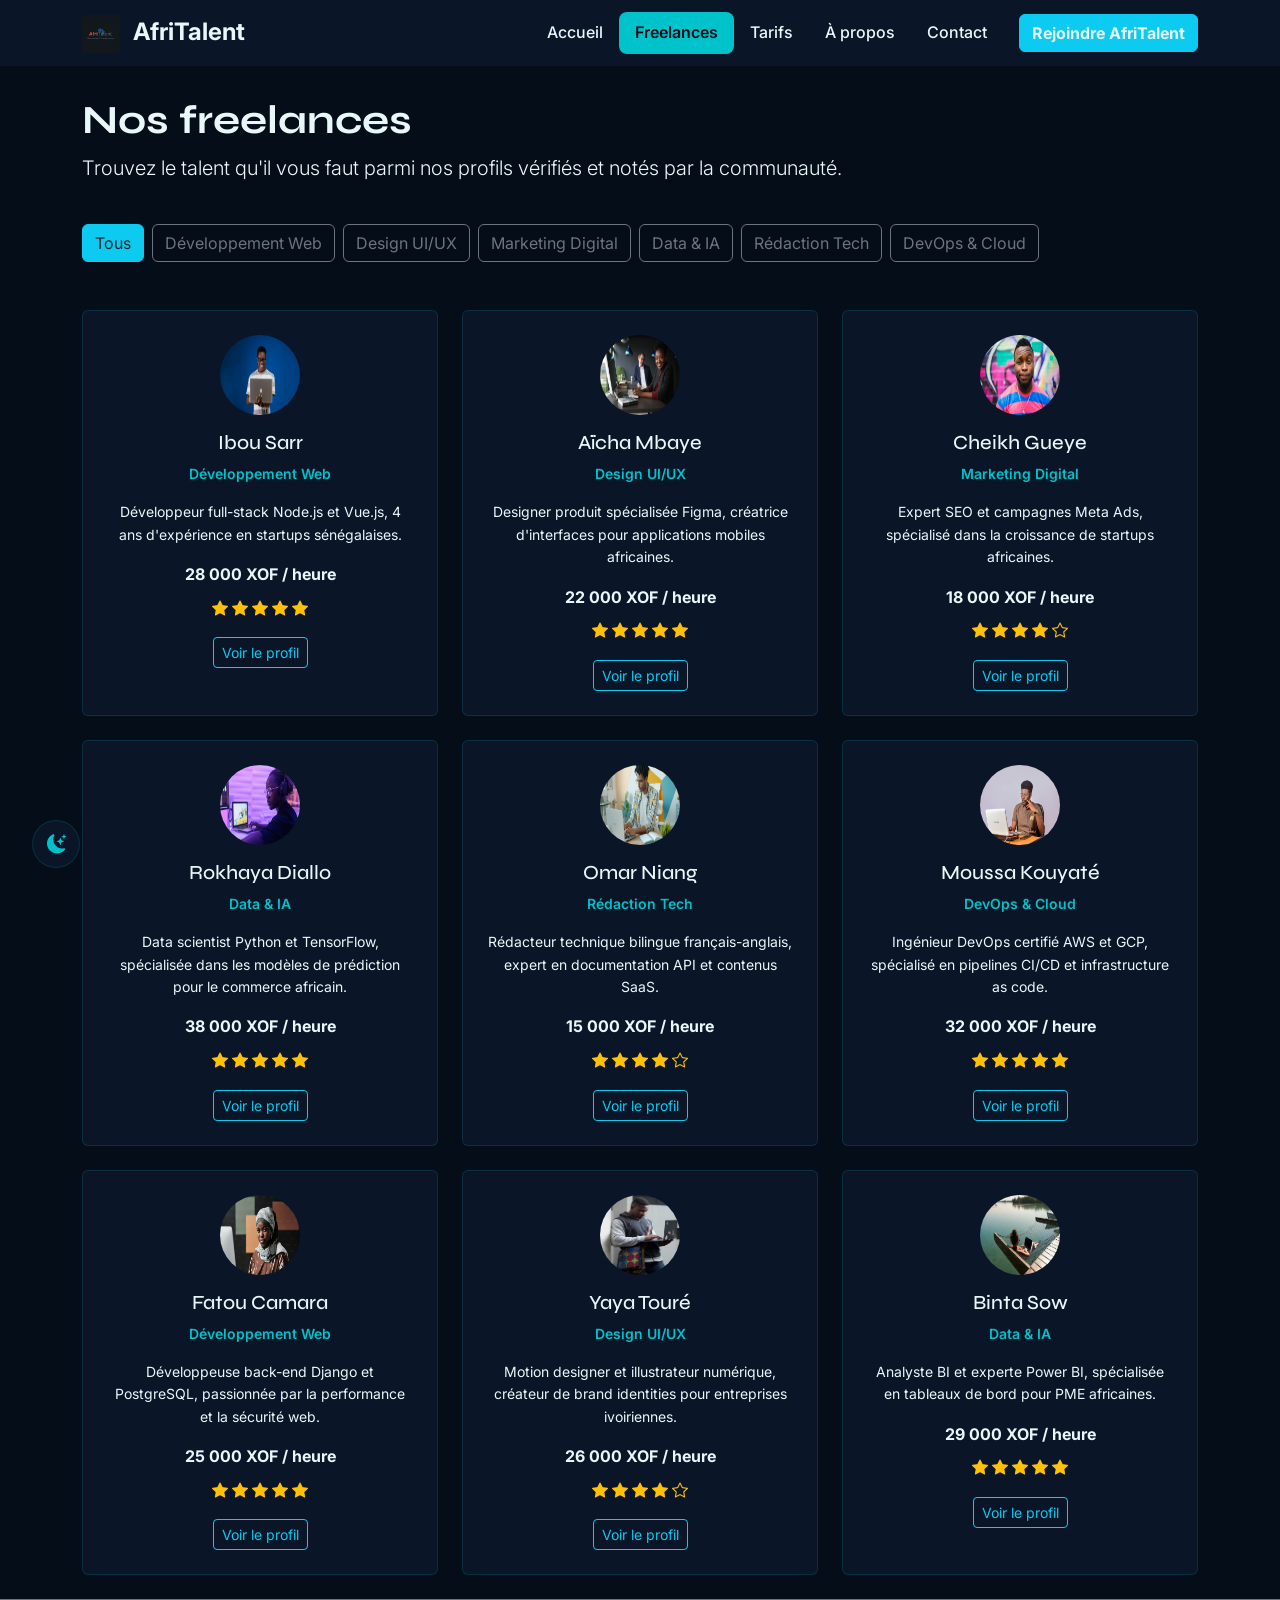
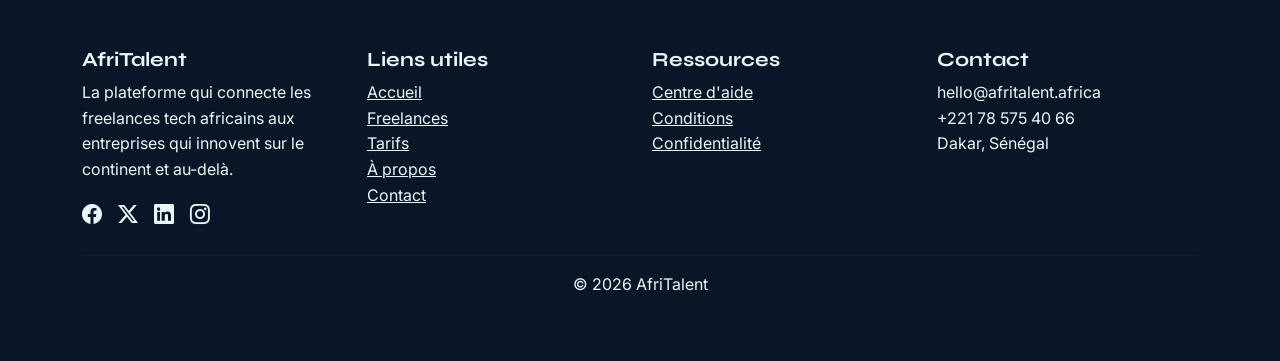
<file: freelance.html>
<!DOCTYPE html>
<html lang="fr">

<head>
    <meta charset="UTF-8">
    <meta name="viewport" content="width=device-width, initial-scale=1.0">
    <title>AfriTalent - Catalogue Freelances</title>

    <link href="https://cdn.jsdelivr.net/npm/bootstrap@5.3.3/dist/css/bootstrap.min.css" rel="stylesheet">
    <link href="https://cdn.jsdelivr.net/npm/bootstrap-icons@1.11.3/font/bootstrap-icons.min.css" rel="stylesheet">
    <link rel="stylesheet" href="css/style.css">
</head>

<body>

    <!-- ============================================================
    BARRE DE NAVIGATION
    ============================================================ -->
    <header>
        <nav class="navbar navbar-expand-md navbar-dark bg-dark fixed-top">
            <div class="container">
                <a class="navbar-brand fw-bold fs-4" href="index.html">
                    <img src="images/logo.png" alt="logo AfriTalent" width="38" height="38" class="me-2">
                    AfriTalent
                </a>
                <button class="navbar-toggler" type="button" data-bs-toggle="collapse"
                    data-bs-target="#navbarNav" aria-controls="navbarNav" aria-expanded="false"
                    aria-label="Ouvrir le menu">
                    <span class="navbar-toggler-icon"></span>
                </button>
                <div class="collapse navbar-collapse" id="navbarNav">
                    <ul class="navbar-nav ms-auto me-3">
                        <li class="nav-item"><a class="nav-link" href="index.html">Accueil</a></li>
                        <li class="nav-item"><a class="nav-link active" href="freelance.html">Freelances</a></li>
                        <li class="nav-item"><a class="nav-link" href="tarif.html">Tarifs</a></li>
                        <li class="nav-item"><a class="nav-link" href="about.html">À propos</a></li>
                        <li class="nav-item"><a class="nav-link" href="contact.html">Contact</a></li>
                    </ul>
                    <a href="contact.html" class="btn btn-info text-dark fw-bold">Rejoindre AfriTalent</a>
                </div>
            </div>
        </nav>
    </header>

    <!-- ============================================================
    CONTENU PRINCIPAL
    ============================================================ -->
    <main class="mt-5 pt-4">

        <!-- EN-TÊTE -->
        <section aria-label="titre de la page freelances">
            <div class="container py-4">
                <h1 class="fw-bold" style="color: var(--couleur-texte);">Nos freelances</h1>
                <p class="lead" style="color: var(--couleur-muted);">
                    Trouvez le talent qu'il vous faut parmi nos profils vérifiés et notés par la communauté.
                </p>
            </div>
        </section>

        <!-- FILTRES -->
        <section aria-label="filtrer par catégorie">
            <div class="container pb-4">
                <div class="d-flex flex-wrap gap-2">
                    <button class="btn btn-info text-dark" type="button" data-categorie="tous">Tous</button>
                    <button class="btn btn-outline-secondary" type="button" data-categorie="dev-web">Développement Web</button>
                    <button class="btn btn-outline-secondary" type="button" data-categorie="design">Design UI/UX</button>
                    <button class="btn btn-outline-secondary" type="button" data-categorie="marketing">Marketing Digital</button>
                    <button class="btn btn-outline-secondary" type="button" data-categorie="data-ia">Data &amp; IA</button>
                    <button class="btn btn-outline-secondary" type="button" data-categorie="redaction">Rédaction Tech</button>
                    <button class="btn btn-outline-secondary" type="button" data-categorie="devops">DevOps &amp; Cloud</button>
                </div>
            </div>
        </section>

        <!-- GRILLE DES 9 FREELANCES -->
        <section aria-label="liste des freelances disponibles">
            <div class="container py-4">
                <div class="row g-4">

                    <!-- Freelance 1 -->
                    <div class="col-12 col-md-6 col-lg-4" data-categorie="dev-web">
                        <div class="card h-100 bg-dark text-white border-0">
                            <div class="card-body text-center p-4">
                                <img src="images/freelance1.png" alt="photo de Ibou Sarr" class="rounded-circle mb-3" width="80" height="80">
                                <h2 class="card-title h5" style="color: var(--couleur-texte);">Ibou Sarr</h2>
                                <p class="text-info fw-semibold small">Développement Web</p>
                                <p class="card-text small" style="color: var(--couleur-muted);">
                                    Développeur full-stack Node.js et Vue.js, 4 ans d'expérience en startups sénégalaises.
                                </p>
                                <p class="fw-bold mb-2" style="color: var(--couleur-texte);">28 000 XOF / heure</p>
                                <div class="mb-3" role="img" aria-label="note 5 sur 5">
                                    <i class="bi bi-star-fill text-warning" aria-hidden="true"></i>
                                    <i class="bi bi-star-fill text-warning" aria-hidden="true"></i>
                                    <i class="bi bi-star-fill text-warning" aria-hidden="true"></i>
                                    <i class="bi bi-star-fill text-warning" aria-hidden="true"></i>
                                    <i class="bi bi-star-fill text-warning" aria-hidden="true"></i>
                                </div>
                                <button class="btn btn-outline-info btn-sm" data-bs-toggle="modal" data-bs-target="#modalIbou">
                                    Voir le profil
                                </button>
                            </div>
                        </div>
                    </div>

                    <!-- Freelance 2 -->
                    <div class="col-12 col-md-6 col-lg-4" data-categorie="design">
                        <div class="card h-100 bg-dark text-white border-0">
                            <div class="card-body text-center p-4">
                                <img src="images/freelance2.png" alt="photo de Aïcha Mbaye" class="rounded-circle mb-3" width="80" height="80">
                                <h2 class="card-title h5" style="color: var(--couleur-texte);">Aïcha Mbaye</h2>
                                <p class="text-info fw-semibold small">Design UI/UX</p>
                                <p class="card-text small" style="color: var(--couleur-muted);">
                                    Designer produit spécialisée Figma, créatrice d'interfaces pour applications mobiles africaines.
                                </p>
                                <p class="fw-bold mb-2" style="color: var(--couleur-texte);">22 000 XOF / heure</p>
                                <div class="mb-3" role="img" aria-label="note 5 sur 5">
                                    <i class="bi bi-star-fill text-warning" aria-hidden="true"></i>
                                    <i class="bi bi-star-fill text-warning" aria-hidden="true"></i>
                                    <i class="bi bi-star-fill text-warning" aria-hidden="true"></i>
                                    <i class="bi bi-star-fill text-warning" aria-hidden="true"></i>
                                    <i class="bi bi-star-fill text-warning" aria-hidden="true"></i>
                                </div>
                                <button class="btn btn-outline-info btn-sm" data-bs-toggle="modal" data-bs-target="#modalAicha">
                                    Voir le profil
                                </button>
                            </div>
                        </div>
                    </div>

                    <!-- Freelance 3 -->
                    <div class="col-12 col-md-6 col-lg-4" data-categorie="marketing">
                        <div class="card h-100 bg-dark text-white border-0">
                            <div class="card-body text-center p-4">
                                <img src="images/freelance3.png" alt="photo de Cheikh Gueye" class="rounded-circle mb-3" width="80" height="80">
                                <h2 class="card-title h5" style="color: var(--couleur-texte);">Cheikh Gueye</h2>
                                <p class="text-info fw-semibold small">Marketing Digital</p>
                                <p class="card-text small" style="color: var(--couleur-muted);">
                                    Expert SEO et campagnes Meta Ads, spécialisé dans la croissance de startups africaines.
                                </p>
                                <p class="fw-bold mb-2" style="color: var(--couleur-texte);">18 000 XOF / heure</p>
                                <div class="mb-3" role="img" aria-label="note 4 sur 5">
                                    <i class="bi bi-star-fill text-warning" aria-hidden="true"></i>
                                    <i class="bi bi-star-fill text-warning" aria-hidden="true"></i>
                                    <i class="bi bi-star-fill text-warning" aria-hidden="true"></i>
                                    <i class="bi bi-star-fill text-warning" aria-hidden="true"></i>
                                    <i class="bi bi-star text-warning" aria-hidden="true"></i>
                                </div>
                                <button class="btn btn-outline-info btn-sm" data-bs-toggle="modal" data-bs-target="#modalCheikh">
                                    Voir le profil
                                </button>
                            </div>
                        </div>
                    </div>

                    <!-- Freelance 4 -->
                    <div class="col-12 col-md-6 col-lg-4" data-categorie="data-ia">
                        <div class="card h-100 bg-dark text-white border-0">
                            <div class="card-body text-center p-4">
                                <img src="images/freelance4.png" alt="photo de Rokhaya Diallo" class="rounded-circle mb-3" width="80" height="80">
                                <h2 class="card-title h5" style="color: var(--couleur-texte);">Rokhaya Diallo</h2>
                                <p class="text-info fw-semibold small">Data &amp; IA</p>
                                <p class="card-text small" style="color: var(--couleur-muted);">
                                    Data scientist Python et TensorFlow, spécialisée dans les modèles de prédiction pour le commerce africain.
                                </p>
                                <p class="fw-bold mb-2" style="color: var(--couleur-texte);">38 000 XOF / heure</p>
                                <div class="mb-3" role="img" aria-label="note 5 sur 5">
                                    <i class="bi bi-star-fill text-warning" aria-hidden="true"></i>
                                    <i class="bi bi-star-fill text-warning" aria-hidden="true"></i>
                                    <i class="bi bi-star-fill text-warning" aria-hidden="true"></i>
                                    <i class="bi bi-star-fill text-warning" aria-hidden="true"></i>
                                    <i class="bi bi-star-fill text-warning" aria-hidden="true"></i>
                                </div>
                                <button class="btn btn-outline-info btn-sm" data-bs-toggle="modal" data-bs-target="#modalRokhaya">
                                    Voir le profil
                                </button>
                            </div>
                        </div>
                    </div>

                    <!-- Freelance 5 -->
                    <div class="col-12 col-md-6 col-lg-4" data-categorie="redaction">
                        <div class="card h-100 bg-dark text-white border-0">
                            <div class="card-body text-center p-4">
                                <img src="images/freelance5.png" alt="photo de Omar Niang" class="rounded-circle mb-3" width="80" height="80">
                                <h2 class="card-title h5" style="color: var(--couleur-texte);">Omar Niang</h2>
                                <p class="text-info fw-semibold small">Rédaction Tech</p>
                                <p class="card-text small" style="color: var(--couleur-muted);">
                                    Rédacteur technique bilingue français-anglais, expert en documentation API et contenus SaaS.
                                </p>
                                <p class="fw-bold mb-2" style="color: var(--couleur-texte);">15 000 XOF / heure</p>
                                <div class="mb-3" role="img" aria-label="note 4 sur 5">
                                    <i class="bi bi-star-fill text-warning" aria-hidden="true"></i>
                                    <i class="bi bi-star-fill text-warning" aria-hidden="true"></i>
                                    <i class="bi bi-star-fill text-warning" aria-hidden="true"></i>
                                    <i class="bi bi-star-fill text-warning" aria-hidden="true"></i>
                                    <i class="bi bi-star text-warning" aria-hidden="true"></i>
                                </div>
                                <button class="btn btn-outline-info btn-sm" data-bs-toggle="modal" data-bs-target="#modalOmar">
                                    Voir le profil
                                </button>
                            </div>
                        </div>
                    </div>

                    <!-- Freelance 6 -->
                    <div class="col-12 col-md-6 col-lg-4" data-categorie="devops">
                        <div class="card h-100 bg-dark text-white border-0">
                            <div class="card-body text-center p-4">
                                <img src="images/freelance6.png" alt="photo de Moussa Kouyaté" class="rounded-circle mb-3" width="80" height="80">
                                <h2 class="card-title h5" style="color: var(--couleur-texte);">Moussa Kouyaté</h2>
                                <p class="text-info fw-semibold small">DevOps &amp; Cloud</p>
                                <p class="card-text small" style="color: var(--couleur-muted);">
                                    Ingénieur DevOps certifié AWS et GCP, spécialisé en pipelines CI/CD et infrastructure as code.
                                </p>
                                <p class="fw-bold mb-2" style="color: var(--couleur-texte);">32 000 XOF / heure</p>
                                <div class="mb-3" role="img" aria-label="note 5 sur 5">
                                    <i class="bi bi-star-fill text-warning" aria-hidden="true"></i>
                                    <i class="bi bi-star-fill text-warning" aria-hidden="true"></i>
                                    <i class="bi bi-star-fill text-warning" aria-hidden="true"></i>
                                    <i class="bi bi-star-fill text-warning" aria-hidden="true"></i>
                                    <i class="bi bi-star-fill text-warning" aria-hidden="true"></i>
                                </div>
                                <button class="btn btn-outline-info btn-sm" data-bs-toggle="modal" data-bs-target="#modalMoussa">
                                    Voir le profil
                                </button>
                            </div>
                        </div>
                    </div>

                    <!-- Freelance 7 -->
                    <div class="col-12 col-md-6 col-lg-4" data-categorie="dev-web">
                        <div class="card h-100 bg-dark text-white border-0">
                            <div class="card-body text-center p-4">
                                <img src="images/freelance7.png" alt="photo de Fatou Camara" class="rounded-circle mb-3" width="80" height="80">
                                <h2 class="card-title h5" style="color: var(--couleur-texte);">Fatou Camara</h2>
                                <p class="text-info fw-semibold small">Développement Web</p>
                                <p class="card-text small" style="color: var(--couleur-muted);">
                                    Développeuse back-end Django et PostgreSQL, passionnée par la performance et la sécurité web.
                                </p>
                                <p class="fw-bold mb-2" style="color: var(--couleur-texte);">25 000 XOF / heure</p>
                                <div class="mb-3" role="img" aria-label="note 5 sur 5">
                                    <i class="bi bi-star-fill text-warning" aria-hidden="true"></i>
                                    <i class="bi bi-star-fill text-warning" aria-hidden="true"></i>
                                    <i class="bi bi-star-fill text-warning" aria-hidden="true"></i>
                                    <i class="bi bi-star-fill text-warning" aria-hidden="true"></i>
                                    <i class="bi bi-star-fill text-warning" aria-hidden="true"></i>
                                </div>
                                <button class="btn btn-outline-info btn-sm" data-bs-toggle="modal" data-bs-target="#modalFatou">
                                    Voir le profil
                                </button>
                            </div>
                        </div>
                    </div>

                    <!-- Freelance 8 -->
                    <div class="col-12 col-md-6 col-lg-4" data-categorie="design">
                        <div class="card h-100 bg-dark text-white border-0">
                            <div class="card-body text-center p-4">
                                <img src="images/freelance8.png" alt="photo de Yaya Touré" class="rounded-circle mb-3" width="80" height="80">
                                <h2 class="card-title h5" style="color: var(--couleur-texte);">Yaya Touré</h2>
                                <p class="text-info fw-semibold small">Design UI/UX</p>
                                <p class="card-text small" style="color: var(--couleur-muted);">
                                    Motion designer et illustrateur numérique, créateur de brand identities pour entreprises ivoiriennes.
                                </p>
                                <p class="fw-bold mb-2" style="color: var(--couleur-texte);">26 000 XOF / heure</p>
                                <div class="mb-3" role="img" aria-label="note 4 sur 5">
                                    <i class="bi bi-star-fill text-warning" aria-hidden="true"></i>
                                    <i class="bi bi-star-fill text-warning" aria-hidden="true"></i>
                                    <i class="bi bi-star-fill text-warning" aria-hidden="true"></i>
                                    <i class="bi bi-star-fill text-warning" aria-hidden="true"></i>
                                    <i class="bi bi-star text-warning" aria-hidden="true"></i>
                                </div>
                                <button class="btn btn-outline-info btn-sm" data-bs-toggle="modal" data-bs-target="#modalYaya">
                                    Voir le profil
                                </button>
                            </div>
                        </div>
                    </div>

                    <!-- Freelance 9 -->
                    <div class="col-12 col-md-6 col-lg-4" data-categorie="data-ia">
                        <div class="card h-100 bg-dark text-white border-0">
                            <div class="card-body text-center p-4">
                                <img src="images/freelance9.png" alt="photo de Binta Sow" class="rounded-circle mb-3" width="80" height="80">
                                <h2 class="card-title h5" style="color: var(--couleur-texte);">Binta Sow</h2>
                                <p class="text-info fw-semibold small">Data &amp; IA</p>
                                <p class="card-text small" style="color: var(--couleur-muted);">
                                    Analyste BI et experte Power BI, spécialisée en tableaux de bord pour PME africaines.
                                </p>
                                <p class="fw-bold mb-2" style="color: var(--couleur-texte);">29 000 XOF / heure</p>
                                <div class="mb-3" role="img" aria-label="note 5 sur 5">
                                    <i class="bi bi-star-fill text-warning" aria-hidden="true"></i>
                                    <i class="bi bi-star-fill text-warning" aria-hidden="true"></i>
                                    <i class="bi bi-star-fill text-warning" aria-hidden="true"></i>
                                    <i class="bi bi-star-fill text-warning" aria-hidden="true"></i>
                                    <i class="bi bi-star-fill text-warning" aria-hidden="true"></i>
                                </div>
                                <button class="btn btn-outline-info btn-sm" data-bs-toggle="modal" data-bs-target="#modalBinta">
                                    Voir le profil
                                </button>
                            </div>
                        </div>
                    </div>

                </div>
            </div>
        </section>

        <button class="bouton-retour-haut" aria-label="retourner en haut de la page">
            <i class="bi bi-arrow-up"></i>
        </button>

    </main>

    <!-- ============================================================
    MODALES - 9 PROFILS
    ============================================================ -->

    <!-- Modal Ibou Sarr -->
    <div class="modal fade" id="modalIbou" tabindex="-1" aria-hidden="true">
        <div class="modal-dialog modal-dialog-centered">
            <div class="modal-content bg-dark text-white">
                <div class="modal-header border-secondary">
                    <h3 class="modal-title fs-5 text-white">Ibou Sarr</h3>
                    <button type="button" class="btn-close btn-close-white" data-bs-dismiss="modal" aria-label="Fermer"></button>
                </div>
                <div class="modal-body text-center">
                    <img src="images/freelance1.png" alt="Ibou Sarr" class="rounded-circle mb-3" width="100" height="100">
                    <p><strong>Spécialité :</strong> Développement Web</p>
                    <p><strong>Tarif :</strong> 28 000 XOF / heure</p>
                    <p><strong>Note :</strong> ⭐⭐⭐⭐⭐</p>
                    <p class="text-muted">Développeur full-stack Node.js et Vue.js, 4 ans d'expérience en startups sénégalaises.</p>
                </div>
                <div class="modal-footer border-secondary">
                    <button class="btn btn-secondary" data-bs-dismiss="modal">Fermer</button>
                    <a href="contact.html" class="btn btn-info text-dark">Contacter</a>
                </div>
            </div>
        </div>
    </div>

    <!-- Modal Aïcha Mbaye -->
    <div class="modal fade" id="modalAicha" tabindex="-1" aria-hidden="true">
        <div class="modal-dialog modal-dialog-centered">
            <div class="modal-content bg-dark text-white">
                <div class="modal-header border-secondary">
                    <h3 class="modal-title fs-5 text-white">Aïcha Mbaye</h3>
                    <button type="button" class="btn-close btn-close-white" data-bs-dismiss="modal" aria-label="Fermer"></button>
                </div>
                <div class="modal-body text-center">
                    <img src="images/freelance2.png" alt="Aïcha Mbaye" class="rounded-circle mb-3" width="100" height="100">
                    <p><strong>Spécialité :</strong> Design UI/UX</p>
                    <p><strong>Tarif :</strong> 22 000 XOF / heure</p>
                    <p><strong>Note :</strong> ⭐⭐⭐⭐⭐</p>
                    <p class="text-muted">Designer produit spécialisée Figma, créatrice d'interfaces pour applications mobiles africaines.</p>
                </div>
                <div class="modal-footer border-secondary">
                    <button class="btn btn-secondary" data-bs-dismiss="modal">Fermer</button>
                    <a href="contact.html" class="btn btn-info text-dark">Contacter</a>
                </div>
            </div>
        </div>
    </div>

    <!-- Modal Cheikh Gueye -->
    <div class="modal fade" id="modalCheikh" tabindex="-1" aria-hidden="true">
        <div class="modal-dialog modal-dialog-centered">
            <div class="modal-content bg-dark text-white">
                <div class="modal-header border-secondary">
                    <h3 class="modal-title fs-5 text-white">Cheikh Gueye</h3>
                    <button type="button" class="btn-close btn-close-white" data-bs-dismiss="modal" aria-label="Fermer"></button>
                </div>
                <div class="modal-body text-center">
                    <img src="images/freelance3.png" alt="Cheikh Gueye" class="rounded-circle mb-3" width="100" height="100">
                    <p><strong>Spécialité :</strong> Marketing Digital</p>
                    <p><strong>Tarif :</strong> 18 000 XOF / heure</p>
                    <p><strong>Note :</strong> ⭐⭐⭐⭐</p>
                    <p class="text-muted">Expert SEO et campagnes Meta Ads, spécialisé dans la croissance de startups africaines.</p>
                </div>
                <div class="modal-footer border-secondary">
                    <button class="btn btn-secondary" data-bs-dismiss="modal">Fermer</button>
                    <a href="contact.html" class="btn btn-info text-dark">Contacter</a>
                </div>
            </div>
        </div>
    </div>

    <!-- Modal Rokhaya Diallo -->
    <div class="modal fade" id="modalRokhaya" tabindex="-1" aria-hidden="true">
        <div class="modal-dialog modal-dialog-centered">
            <div class="modal-content bg-dark text-white">
                <div class="modal-header border-secondary">
                    <h3 class="modal-title fs-5 text-white">Rokhaya Diallo</h3>
                    <button type="button" class="btn-close btn-close-white" data-bs-dismiss="modal" aria-label="Fermer"></button>
                </div>
                <div class="modal-body text-center">
                    <img src="images/freelance4.png" alt="Rokhaya Diallo" class="rounded-circle mb-3" width="100" height="100">
                    <p><strong>Spécialité :</strong> Data &amp; IA</p>
                    <p><strong>Tarif :</strong> 38 000 XOF / heure</p>
                    <p><strong>Note :</strong> ⭐⭐⭐⭐⭐</p>
                    <p class="text-muted">Data scientist Python et TensorFlow, spécialisée dans les modèles de prédiction pour le commerce africain.</p>
                </div>
                <div class="modal-footer border-secondary">
                    <button class="btn btn-secondary" data-bs-dismiss="modal">Fermer</button>
                    <a href="contact.html" class="btn btn-info text-dark">Contacter</a>
                </div>
            </div>
        </div>
    </div>

    <!-- Modal Omar Niang -->
    <div class="modal fade" id="modalOmar" tabindex="-1" aria-hidden="true">
        <div class="modal-dialog modal-dialog-centered">
            <div class="modal-content bg-dark text-white">
                <div class="modal-header border-secondary">
                    <h3 class="modal-title fs-5 text-white">Omar Niang</h3>
                    <button type="button" class="btn-close btn-close-white" data-bs-dismiss="modal" aria-label="Fermer"></button>
                </div>
                <div class="modal-body text-center">
                    <img src="images/freelance5.png" alt="Omar Niang" class="rounded-circle mb-3" width="100" height="100">
                    <p><strong>Spécialité :</strong> Rédaction Tech</p>
                    <p><strong>Tarif :</strong> 15 000 XOF / heure</p>
                    <p><strong>Note :</strong> ⭐⭐⭐⭐</p>
                    <p class="text-muted">Rédacteur technique bilingue français-anglais, expert en documentation API et contenus SaaS.</p>
                </div>
                <div class="modal-footer border-secondary">
                    <button class="btn btn-secondary" data-bs-dismiss="modal">Fermer</button>
                    <a href="contact.html" class="btn btn-info text-dark">Contacter</a>
                </div>
            </div>
        </div>
    </div>

    <!-- Modal Moussa Kouyaté -->
    <div class="modal fade" id="modalMoussa" tabindex="-1" aria-hidden="true">
        <div class="modal-dialog modal-dialog-centered">
            <div class="modal-content bg-dark text-white">
                <div class="modal-header border-secondary">
                    <h3 class="modal-title fs-5 text-white">Moussa Kouyaté</h3>
                    <button type="button" class="btn-close btn-close-white" data-bs-dismiss="modal" aria-label="Fermer"></button>
                </div>
                <div class="modal-body text-center">
                    <img src="images/freelance6.png" alt="Moussa Kouyaté" class="rounded-circle mb-3" width="100" height="100">
                    <p><strong>Spécialité :</strong> DevOps &amp; Cloud</p>
                    <p><strong>Tarif :</strong> 32 000 XOF / heure</p>
                    <p><strong>Note :</strong> ⭐⭐⭐⭐⭐</p>
                    <p class="text-muted">Ingénieur DevOps certifié AWS et GCP, spécialisé en pipelines CI/CD et infrastructure as code.</p>
                </div>
                <div class="modal-footer border-secondary">
                    <button class="btn btn-secondary" data-bs-dismiss="modal">Fermer</button>
                    <a href="contact.html" class="btn btn-info text-dark">Contacter</a>
                </div>
            </div>
        </div>
    </div>

    <!-- Modal Fatou Camara -->
    <div class="modal fade" id="modalFatou" tabindex="-1" aria-hidden="true">
        <div class="modal-dialog modal-dialog-centered">
            <div class="modal-content bg-dark text-white">
                <div class="modal-header border-secondary">
                    <h3 class="modal-title fs-5 text-white">Fatou Camara</h3>
                    <button type="button" class="btn-close btn-close-white" data-bs-dismiss="modal" aria-label="Fermer"></button>
                </div>
                <div class="modal-body text-center">
                    <img src="images/freelance7.png" alt="Fatou Camara" class="rounded-circle mb-3" width="100" height="100">
                    <p><strong>Spécialité :</strong> Développement Web</p>
                    <p><strong>Tarif :</strong> 25 000 XOF / heure</p>
                    <p><strong>Note :</strong> ⭐⭐⭐⭐⭐</p>
                    <p class="text-muted">Développeuse back-end Django et PostgreSQL, passionnée par la performance et la sécurité web.</p>
                </div>
                <div class="modal-footer border-secondary">
                    <button class="btn btn-secondary" data-bs-dismiss="modal">Fermer</button>
                    <a href="contact.html" class="btn btn-info text-dark">Contacter</a>
                </div>
            </div>
        </div>
    </div>

    <!-- Modal Yaya Touré -->
    <div class="modal fade" id="modalYaya" tabindex="-1" aria-hidden="true">
        <div class="modal-dialog modal-dialog-centered">
            <div class="modal-content bg-dark text-white">
                <div class="modal-header border-secondary">
                    <h3 class="modal-title fs-5 text-white">Yaya Touré</h3>
                    <button type="button" class="btn-close btn-close-white" data-bs-dismiss="modal" aria-label="Fermer"></button>
                </div>
                <div class="modal-body text-center">
                    <img src="images/freelance8.png" alt="Yaya Touré" class="rounded-circle mb-3" width="100" height="100">
                    <p><strong>Spécialité :</strong> Design UI/UX</p>
                    <p><strong>Tarif :</strong> 26 000 XOF / heure</p>
                    <p><strong>Note :</strong> ⭐⭐⭐⭐</p>
                    <p class="text-muted">Motion designer et illustrateur numérique, créateur de brand identities pour entreprises ivoiriennes.</p>
                </div>
                <div class="modal-footer border-secondary">
                    <button class="btn btn-secondary" data-bs-dismiss="modal">Fermer</button>
                    <a href="contact.html" class="btn btn-info text-dark">Contacter</a>
                </div>
            </div>
        </div>
    </div>

    <!-- Modal Binta Sow -->
    <div class="modal fade" id="modalBinta" tabindex="-1" aria-hidden="true">
        <div class="modal-dialog modal-dialog-centered">
            <div class="modal-content bg-dark text-white">
                <div class="modal-header border-secondary">
                    <h3 class="modal-title fs-5 text-white">Binta Sow</h3>
                    <button type="button" class="btn-close btn-close-white" data-bs-dismiss="modal" aria-label="Fermer"></button>
                </div>
                <div class="modal-body text-center">
                    <img src="images/freelance9.png" alt="Binta Sow" class="rounded-circle mb-3" width="100" height="100">
                    <p><strong>Spécialité :</strong> Data &amp; IA</p>
                    <p><strong>Tarif :</strong> 29 000 XOF / heure</p>
                    <p><strong>Note :</strong> ⭐⭐⭐⭐⭐</p>
                    <p class="text-muted">Analyste BI et experte Power BI, spécialisée en tableaux de bord pour PME africaines.</p>
                </div>
                <div class="modal-footer border-secondary">
                    <button class="btn btn-secondary" data-bs-dismiss="modal">Fermer</button>
                    <a href="contact.html" class="btn btn-info text-dark">Contacter</a>
                </div>
            </div>
        </div>
    </div>

    <!-- ============================================================
    FOOTER
    ============================================================ -->
    <footer>
        <div class="bg-dark text-light py-5 border-top border-secondary">
            <div class="container">
                <div class="row g-4">
                    <div class="col-md-6 col-lg-3">
                        <h3 class="fw-bold fs-5" style="color: var(--couleur-texte);">AfriTalent</h3>
                        <p style="color: var(--couleur-muted);">La plateforme qui connecte les freelances tech africains aux entreprises qui innovent sur le continent et au-delà.</p>
                        <div class="d-flex gap-3 mt-3">
                            <a href="#" class="text-light"><i class="bi bi-facebook fs-5"></i></a>
                            <a href="#" class="text-light"><i class="bi bi-twitter-x fs-5"></i></a>
                            <a href="#" class="text-light"><i class="bi bi-linkedin fs-5"></i></a>
                            <a href="#" class="text-light"><i class="bi bi-instagram fs-5"></i></a>
                        </div>
                    </div>
                    <div class="col-md-6 col-lg-3">
                        <h3 class="fw-bold fs-5" style="color: var(--couleur-texte);">Liens utiles</h3>
                        <ul class="list-unstyled">
                            <li><a href="index.html" style="color: var(--couleur-muted);">Accueil</a></li>
                            <li><a href="freelance.html" style="color: var(--couleur-muted);">Freelances</a></li>
                            <li><a href="tarif.html" style="color: var(--couleur-muted);">Tarifs</a></li>
                            <li><a href="about.html" style="color: var(--couleur-muted);">À propos</a></li>
                            <li><a href="contact.html" style="color: var(--couleur-muted);">Contact</a></li>
                        </ul>
                    </div>
                    <div class="col-md-6 col-lg-3">
                        <h3 class="fw-bold fs-5" style="color: var(--couleur-texte);">Ressources</h3>
                        <ul class="list-unstyled">
                            <li><a href="#" style="color: var(--couleur-muted);">Centre d'aide</a></li>
                            <li><a href="#" style="color: var(--couleur-muted);">Conditions</a></li>
                            <li><a href="#" style="color: var(--couleur-muted);">Confidentialité</a></li>
                        </ul>
                    </div>
                    <div class="col-md-6 col-lg-3">
                        <h3 class="fw-bold fs-5" style="color: var(--couleur-texte);">Contact</h3>
                        <ul class="list-unstyled" style="color: var(--couleur-muted);">
                            <li>hello@afritalent.africa</li>
                            <li>+221 78 575 40 66</li>
                            <li>Dakar, Sénégal</li>
                        </ul>
                    </div>
                </div>
                <hr class="border-secondary mt-4">
                <p class="text-center" style="color: var(--couleur-muted);">&copy; <span id="annee">2026</span> AfriTalent</p>
            </div>
        </div>
    </footer>

    <button class="toggle-theme" aria-label="Passer en mode clair">
        <i class="bi bi-moon-stars-fill" aria-hidden="true"></i>
    </button>

    <script src="https://cdn.jsdelivr.net/npm/bootstrap@5.3.3/dist/js/bootstrap.bundle.min.js"></script>
    <script src="js/main.js"></script>

</body>

</html>
</file>
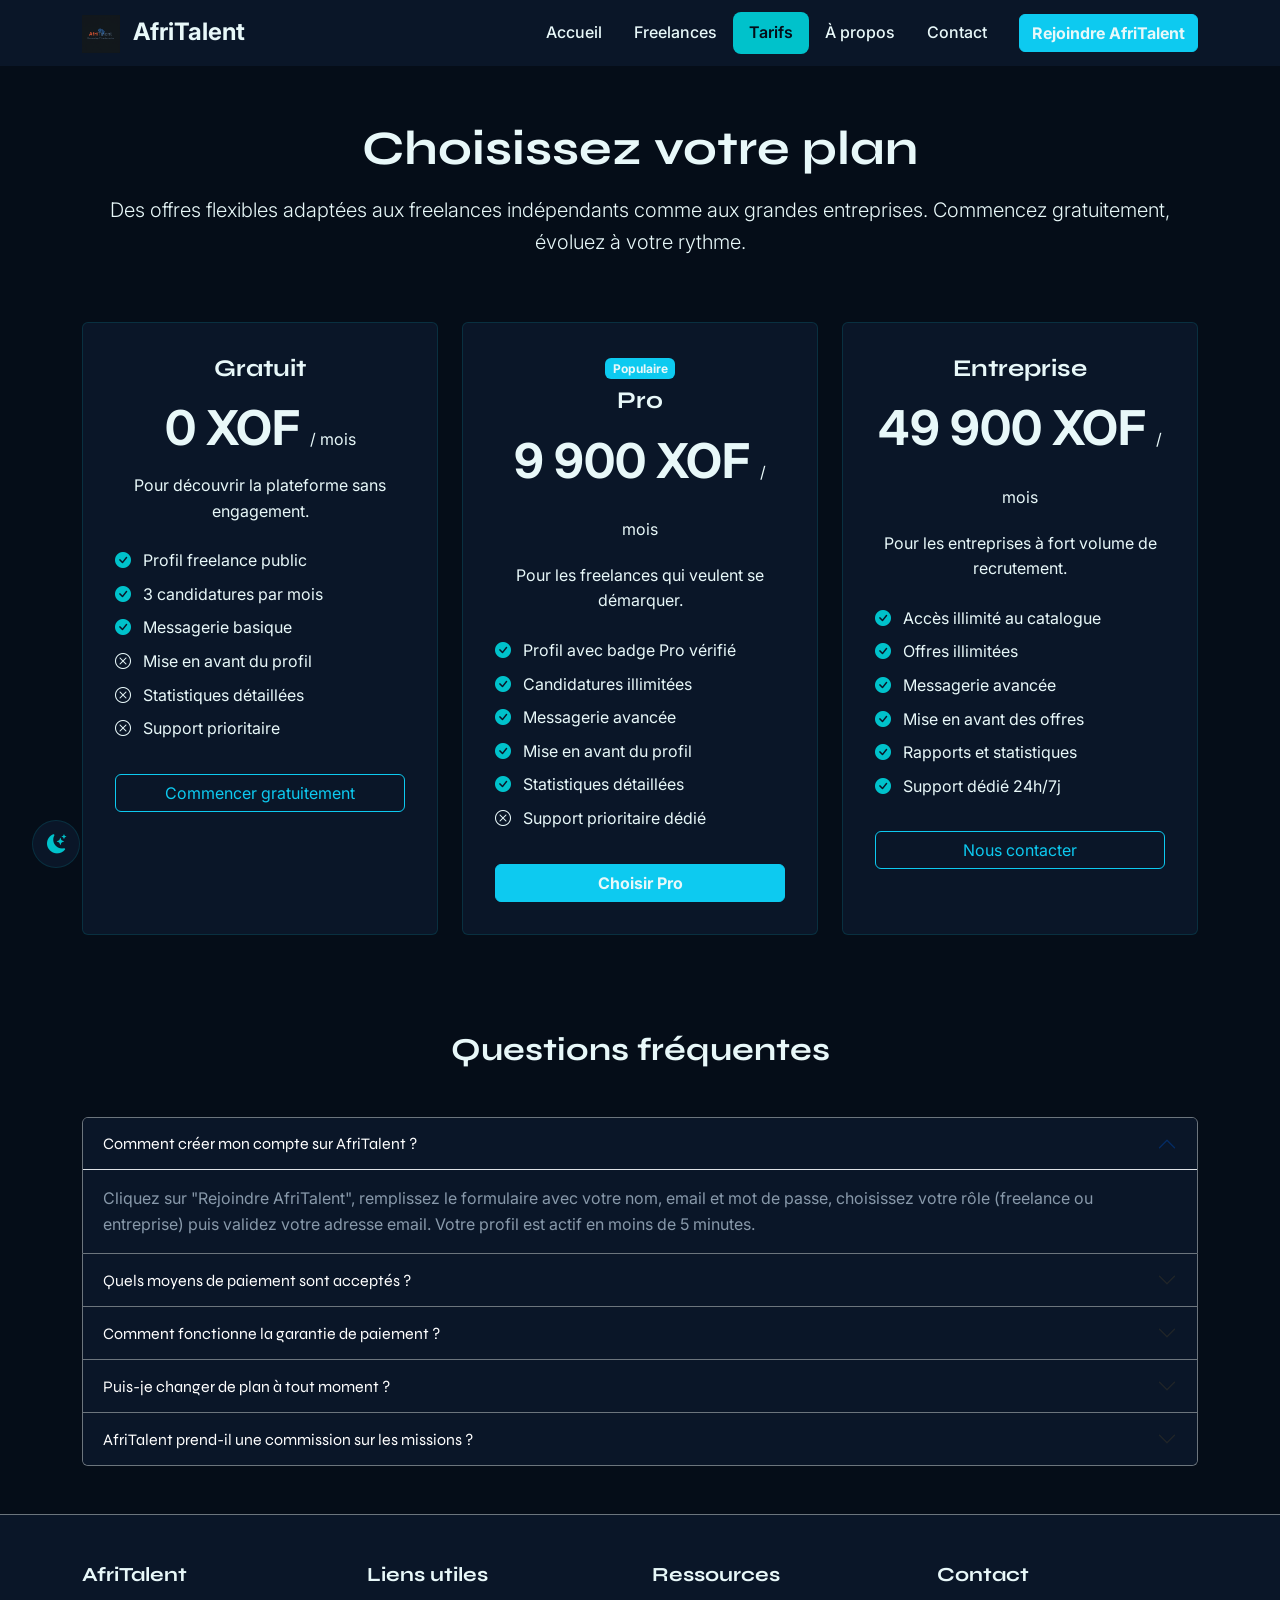
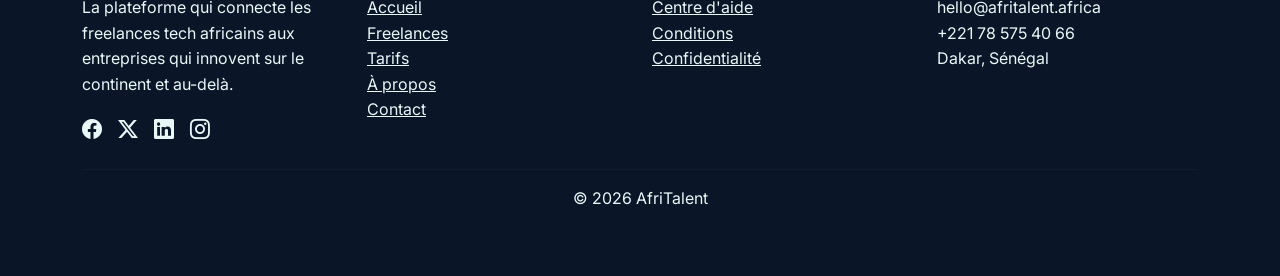
<file: tarif.html>
<!DOCTYPE html>
<html lang="fr">

<head>
    <meta charset="UTF-8">
    <meta name="viewport" content="width=device-width, initial-scale=1.0">
    <title>AfriTalent - Tarifs</title>

    <link href="https://cdn.jsdelivr.net/npm/bootstrap@5.3.3/dist/css/bootstrap.min.css" rel="stylesheet">
    <link href="https://cdn.jsdelivr.net/npm/bootstrap-icons@1.11.3/font/bootstrap-icons.min.css" rel="stylesheet">
    <link rel="stylesheet" href="css/style.css">
</head>

<body>

    <header>
        <nav class="navbar navbar-expand-md navbar-dark bg-dark fixed-top">
            <div class="container">
                <a class="navbar-brand fw-bold fs-4" href="index.html">
                    <img src="images/logo.png" alt="logo AfriTalent" width="38" height="38" class="me-2">
                    AfriTalent
                </a>
                <button class="navbar-toggler" type="button" data-bs-toggle="collapse"
                    data-bs-target="#navbarNav" aria-controls="navbarNav" aria-expanded="false"
                    aria-label="Ouvrir le menu">
                    <span class="navbar-toggler-icon"></span>
                </button>
                <div class="collapse navbar-collapse" id="navbarNav">
                    <ul class="navbar-nav ms-auto me-3">
                        <li class="nav-item"><a class="nav-link" href="index.html">Accueil</a></li>
                        <li class="nav-item"><a class="nav-link" href="freelance.html">Freelances</a></li>
                        <li class="nav-item"><a class="nav-link active" href="tarif.html">Tarifs</a></li>
                        <li class="nav-item"><a class="nav-link" href="about.html">À propos</a></li>
                        <li class="nav-item"><a class="nav-link" href="contact.html">Contact</a></li>
                    </ul>
                    <a href="contact.html" class="btn btn-info text-dark fw-bold">Rejoindre AfriTalent</a>
                </div>
            </div>
        </nav>
    </header>

    <main class="mt-5 pt-4">

        <!-- EN-TÊTE -->
        <section aria-label="introduction des tarifs">
            <div class="container py-5 text-center">
                <h1 class="fw-bold display-5" style="color: var(--couleur-texte);">Choisissez votre plan</h1>
                <p class="lead mt-3" style="color: var(--couleur-muted);">
                    Des offres flexibles adaptées aux freelances indépendants comme aux grandes entreprises.
                    Commencez gratuitement, évoluez à votre rythme.
                </p>
            </div>
        </section>

        <!-- PLANS TARIFAIRES -->
        <section aria-label="plans et tarifs">
            <div class="container pb-5">
                <div class="row g-4 justify-content-center align-items-stretch">

                    <!-- Plan Gratuit -->
                    <div class="col-md-6 col-lg-4">
                        <div class="card h-100 bg-dark text-white border-secondary text-center p-3">
                            <div class="card-body">
                                <h2 class="h4 fw-bold" style="color: var(--couleur-texte);">Gratuit</h2>
                                <p class="display-5 fw-bold my-3" style="color: var(--couleur-texte);">
                                    0 XOF
                                    <span class="fs-6 fw-normal" style="color: var(--couleur-muted);">/ mois</span>
                                </p>
                                <p style="color: var(--couleur-muted);">Pour découvrir la plateforme sans engagement.</p>
                                <ul class="list-unstyled mt-4 text-start">
                                    <li class="mb-2" style="color: var(--couleur-texte);">
                                        <i class="bi bi-check-circle-fill text-info me-2" aria-hidden="true"></i>
                                        Profil freelance public
                                    </li>
                                    <li class="mb-2" style="color: var(--couleur-texte);">
                                        <i class="bi bi-check-circle-fill text-info me-2" aria-hidden="true"></i>
                                        3 candidatures par mois
                                    </li>
                                    <li class="mb-2" style="color: var(--couleur-texte);">
                                        <i class="bi bi-check-circle-fill text-info me-2" aria-hidden="true"></i>
                                        Messagerie basique
                                    </li>
                                    <li class="mb-2" style="color: var(--couleur-muted);">
                                        <i class="bi bi-x-circle me-2" aria-hidden="true"></i>
                                        Mise en avant du profil
                                    </li>
                                    <li class="mb-2" style="color: var(--couleur-muted);">
                                        <i class="bi bi-x-circle me-2" aria-hidden="true"></i>
                                        Statistiques détaillées
                                    </li>
                                    <li class="mb-2" style="color: var(--couleur-muted);">
                                        <i class="bi bi-x-circle me-2" aria-hidden="true"></i>
                                        Support prioritaire
                                    </li>
                                </ul>
                                <a href="contact.html" class="btn btn-outline-info w-100 mt-3">Commencer gratuitement</a>
                            </div>
                        </div>
                    </div>

                    <!-- Plan Pro -->
                    <div class="col-md-6 col-lg-4">
                        <div class="card h-100 bg-dark text-white border-info border-2 text-center p-3">
                            <div class="card-body">
                                <span class="badge bg-info text-dark mb-2">Populaire</span>
                                <h2 class="h4 fw-bold" style="color: var(--couleur-texte);">Pro</h2>
                                <p class="display-5 fw-bold my-3" style="color: var(--couleur-texte);">
                                    9 900 XOF
                                    <span class="fs-6 fw-normal" style="color: var(--couleur-muted);">/ mois</span>
                                </p>
                                <p style="color: var(--couleur-muted);">Pour les freelances qui veulent se démarquer.</p>
                                <ul class="list-unstyled mt-4 text-start">
                                    <li class="mb-2" style="color: var(--couleur-texte);">
                                        <i class="bi bi-check-circle-fill text-info me-2" aria-hidden="true"></i>
                                        Profil avec badge Pro vérifié
                                    </li>
                                    <li class="mb-2" style="color: var(--couleur-texte);">
                                        <i class="bi bi-check-circle-fill text-info me-2" aria-hidden="true"></i>
                                        Candidatures illimitées
                                    </li>
                                    <li class="mb-2" style="color: var(--couleur-texte);">
                                        <i class="bi bi-check-circle-fill text-info me-2" aria-hidden="true"></i>
                                        Messagerie avancée
                                    </li>
                                    <li class="mb-2" style="color: var(--couleur-texte);">
                                        <i class="bi bi-check-circle-fill text-info me-2" aria-hidden="true"></i>
                                        Mise en avant du profil
                                    </li>
                                    <li class="mb-2" style="color: var(--couleur-texte);">
                                        <i class="bi bi-check-circle-fill text-info me-2" aria-hidden="true"></i>
                                        Statistiques détaillées
                                    </li>
                                    <li class="mb-2" style="color: var(--couleur-muted);">
                                        <i class="bi bi-x-circle me-2" aria-hidden="true"></i>
                                        Support prioritaire dédié
                                    </li>
                                </ul>
                                <a href="contact.html" class="btn btn-info text-dark fw-bold w-100 mt-3">Choisir Pro</a>
                            </div>
                        </div>
                    </div>

                    <!-- Plan Entreprise -->
                    <div class="col-md-6 col-lg-4">
                        <div class="card h-100 bg-dark text-white border-secondary text-center p-3">
                            <div class="card-body">
                                <h2 class="h4 fw-bold" style="color: var(--couleur-texte);">Entreprise</h2>
                                <p class="display-5 fw-bold my-3" style="color: var(--couleur-texte);">
                                    49 900 XOF
                                    <span class="fs-6 fw-normal" style="color: var(--couleur-muted);">/ mois</span>
                                </p>
                                <p style="color: var(--couleur-muted);">Pour les entreprises à fort volume de recrutement.</p>
                                <ul class="list-unstyled mt-4 text-start">
                                    <li class="mb-2" style="color: var(--couleur-texte);">
                                        <i class="bi bi-check-circle-fill text-info me-2" aria-hidden="true"></i>
                                        Accès illimité au catalogue
                                    </li>
                                    <li class="mb-2" style="color: var(--couleur-texte);">
                                        <i class="bi bi-check-circle-fill text-info me-2" aria-hidden="true"></i>
                                        Offres illimitées
                                    </li>
                                    <li class="mb-2" style="color: var(--couleur-texte);">
                                        <i class="bi bi-check-circle-fill text-info me-2" aria-hidden="true"></i>
                                        Messagerie avancée
                                    </li>
                                    <li class="mb-2" style="color: var(--couleur-texte);">
                                        <i class="bi bi-check-circle-fill text-info me-2" aria-hidden="true"></i>
                                        Mise en avant des offres
                                    </li>
                                    <li class="mb-2" style="color: var(--couleur-texte);">
                                        <i class="bi bi-check-circle-fill text-info me-2" aria-hidden="true"></i>
                                        Rapports et statistiques
                                    </li>
                                    <li class="mb-2" style="color: var(--couleur-texte);">
                                        <i class="bi bi-check-circle-fill text-info me-2" aria-hidden="true"></i>
                                        Support dédié 24h/7j
                                    </li>
                                </ul>
                                <a href="contact.html" class="btn btn-outline-info w-100 mt-3">Nous contacter</a>
                            </div>
                        </div>
                    </div>

                </div>
            </div>
        </section>

        <!-- FAQ -->
        <section aria-label="questions fréquentes">
            <div class="container py-5">
                <h2 class="fw-bold text-center mb-5" style="color: var(--couleur-texte);">Questions fréquentes</h2>
                <div class="accordion">
                    <div class="accordion-item bg-dark border-secondary">
                        <h3 class="accordion-header">
                            <button class="accordion-button bg-dark text-white" type="button" data-bs-toggle="collapse" data-bs-target="#question-un" aria-expanded="true" aria-controls="question-un">
                                Comment créer mon compte sur AfriTalent ?
                            </button>
                        </h3>
                        <div class="accordion-collapse collapse show" id="question-un">
                            <div class="accordion-body" style="color: var(--couleur-muted);">
                                Cliquez sur "Rejoindre AfriTalent", remplissez le formulaire avec votre
                                nom, email et mot de passe, choisissez votre rôle (freelance ou entreprise)
                                puis validez votre adresse email. Votre profil est actif en moins de 5 minutes.
                            </div>
                        </div>
                    </div>
                    <div class="accordion-item bg-dark border-secondary">
                        <h3 class="accordion-header">
                            <button class="accordion-button collapsed bg-dark text-white" type="button" data-bs-toggle="collapse" data-bs-target="#question-deux" aria-expanded="false" aria-controls="question-deux">
                                Quels moyens de paiement sont acceptés ?
                            </button>
                        </h3>
                        <div class="accordion-collapse collapse" id="question-deux">
                            <div class="accordion-body" style="color: var(--couleur-muted);">
                                AfriTalent accepte les paiements par carte bancaire Visa et Mastercard,
                                par virement, et via les solutions mobiles africaines comme Wave, Orange Money
                                et MTN Mobile Money. Tous les paiements sont sécurisés et cryptés.
                            </div>
                        </div>
                    </div>
                    <div class="accordion-item bg-dark border-secondary">
                        <h3 class="accordion-header">
                            <button class="accordion-button collapsed bg-dark text-white" type="button" data-bs-toggle="collapse" data-bs-target="#question-trois" aria-expanded="false" aria-controls="question-trois">
                                Comment fonctionne la garantie de paiement ?
                            </button>
                        </h3>
                        <div class="accordion-collapse collapse" id="question-trois">
                            <div class="accordion-body" style="color: var(--couleur-muted);">
                                On utilise un système d'escrow : l'entreprise dépose les fonds sur la
                                plateforme avant le début du projet. Le freelance reçoit son paiement
                                uniquement après validation du livrable. En cas de litige, notre équipe
                                intervient pour trouver une solution équitable.
                            </div>
                        </div>
                    </div>
                    <div class="accordion-item bg-dark border-secondary">
                        <h3 class="accordion-header">
                            <button class="accordion-button collapsed bg-dark text-white" type="button" data-bs-toggle="collapse" data-bs-target="#question-quatre" aria-expanded="false" aria-controls="question-quatre">
                                Puis-je changer de plan à tout moment ?
                            </button>
                        </h3>
                        <div class="accordion-collapse collapse" id="question-quatre">
                            <div class="accordion-body" style="color: var(--couleur-muted);">
                                Oui, vous pouvez upgrader ou downgrader votre plan depuis votre tableau de
                                bord à tout moment. Les changements sont immédiats. Si vous descendez de
                                plan en cours de mois, la différence est créditée sur votre prochaine facture.
                            </div>
                        </div>
                    </div>
                    <div class="accordion-item bg-dark border-secondary">
                        <h3 class="accordion-header">
                            <button class="accordion-button collapsed bg-dark text-white" type="button" data-bs-toggle="collapse" data-bs-target="#question-cinq" aria-expanded="false" aria-controls="question-cinq">
                                AfriTalent prend-il une commission sur les missions ?
                            </button>
                        </h3>
                        <div class="accordion-collapse collapse" id="question-cinq">
                            <div class="accordion-body" style="color: var(--couleur-muted);">
                                Une commission de 10% est prélevée sur chaque transaction. Elle couvre
                                la garantie de paiement, la sécurité de la plateforme et le support client.
                                Les abonnés Pro bénéficient d'une commission réduite à 7%.
                            </div>
                        </div>
                    </div>
                </div>
            </div>
        </section>

        <button class="bouton-retour-haut" aria-label="retourner en haut de la page">
            <i class="bi bi-arrow-up"></i>
        </button>

    </main>

    <!-- FOOTER -->
    <footer>
        <div class="bg-dark text-light py-5 border-top border-secondary">
            <div class="container">
                <div class="row g-4">
                    <div class="col-md-6 col-lg-3">
                        <h3 class="fw-bold fs-5" style="color: var(--couleur-texte);">AfriTalent</h3>
                        <p style="color: var(--couleur-muted);">La plateforme qui connecte les freelances tech africains aux entreprises qui innovent sur le continent et au-delà.</p>
                        <div class="d-flex gap-3 mt-3">
                            <a href="#" class="text-light"><i class="bi bi-facebook fs-5"></i></a>
                            <a href="#" class="text-light"><i class="bi bi-twitter-x fs-5"></i></a>
                            <a href="#" class="text-light"><i class="bi bi-linkedin fs-5"></i></a>
                            <a href="#" class="text-light"><i class="bi bi-instagram fs-5"></i></a>
                        </div>
                    </div>
                    <div class="col-md-6 col-lg-3">
                        <h3 class="fw-bold fs-5" style="color: var(--couleur-texte);">Liens utiles</h3>
                        <ul class="list-unstyled">
                            <li><a href="index.html" style="color: var(--couleur-muted);">Accueil</a></li>
                            <li><a href="freelance.html" style="color: var(--couleur-muted);">Freelances</a></li>
                            <li><a href="tarif.html" style="color: var(--couleur-muted);">Tarifs</a></li>
                            <li><a href="about.html" style="color: var(--couleur-muted);">À propos</a></li>
                            <li><a href="contact.html" style="color: var(--couleur-muted);">Contact</a></li>
                        </ul>
                    </div>
                    <div class="col-md-6 col-lg-3">
                        <h3 class="fw-bold fs-5" style="color: var(--couleur-texte);">Ressources</h3>
                        <ul class="list-unstyled">
                            <li><a href="#" style="color: var(--couleur-muted);">Centre d'aide</a></li>
                            <li><a href="#" style="color: var(--couleur-muted);">Conditions</a></li>
                            <li><a href="#" style="color: var(--couleur-muted);">Confidentialité</a></li>
                        </ul>
                    </div>
                    <div class="col-md-6 col-lg-3">
                        <h3 class="fw-bold fs-5" style="color: var(--couleur-texte);">Contact</h3>
                        <ul class="list-unstyled" style="color: var(--couleur-muted);">
                            <li>hello@afritalent.africa</li>
                            <li>+221 78 575 40 66</li>
                            <li>Dakar, Sénégal</li>
                        </ul>
                    </div>
                </div>
                <hr class="border-secondary mt-4">
                <p class="text-center" style="color: var(--couleur-muted);">&copy; <span id="annee">2026</span> AfriTalent</p>
            </div>
        </div>
    </footer>

    <button class="toggle-theme" aria-label="Passer en mode clair">
        <i class="bi bi-moon-stars-fill" aria-hidden="true"></i>
    </button>

    <script src="https://cdn.jsdelivr.net/npm/bootstrap@5.3.3/dist/js/bootstrap.bundle.min.js"></script>
    <script src="js/main.js"></script>

</body>

</html>
</file>
<file: css/style.css>
/* ============================================
   POLICES
   ============================================ */
@import url('https://fonts.googleapis.com/css2?family=Syne:wght@700;800&display=swap');
@import url('https://fonts.googleapis.com/css2?family=Inter:wght@400;500&display=swap');

/* ============================================
   VARIABLES
   ============================================ */
:root {
    --couleur-fond: #050D18;
    --couleur-principale: #00C2CB;
    --couleur-texte: #E8F8F9;
    --couleur-muted: #8899AA;
    --couleur-carte: #0A1628;
    --couleur-bordure: rgba(0, 194, 203, 0.15);
    --police-titre: 'Syne', sans-serif;
    --police-corps: 'Inter', sans-serif;
    --rayon: 12px;
    --transition: 0.3s ease;
}

/* ============================================
   RESET & BASE
   ============================================ */
* { margin: 0; padding: 0; box-sizing: border-box; }

body {
    background-color: var(--couleur-fond);
    font-family: var(--police-corps);
    color: var(--couleur-texte);
    line-height: 1.6;
    transition: background-color 0.3s ease, color 0.3s ease;
}

h1, h2, h3 { font-family: var(--police-titre); }

/* ============================================
   NAVBAR
   ============================================ */
.navbar {
    transition: background-color 0.3s ease;
}

.navbar-scrolled {
    padding: 0.4rem 0 !important;
    background-color: rgba(5, 13, 24, 0.97) !important;
    box-shadow: 0 4px 20px rgba(0, 0, 0, 0.4);
}

/* ============================================
   BOUTON RETOUR EN HAUT
   ============================================ */
.bouton-retour-haut {
    position: fixed;
    bottom: 2rem;
    right: 2rem;
    width: 48px;
    height: 48px;
    background-color: var(--couleur-principale);
    color: var(--couleur-fond);
    border: none;
    border-radius: 50%;
    font-size: 1.3rem;
    cursor: pointer;
    display: flex;
    align-items: center;
    justify-content: center;
    opacity: 0;
    visibility: hidden;
    transition: opacity 0.3s ease, visibility 0.3s ease, transform 0.3s ease;
    z-index: 999;
}

.bouton-retour-haut.visible {
    opacity: 1;
    visibility: visible;
}

.bouton-retour-haut:hover {
    transform: translateY(-3px);
}

/* ============================================
   TOGGLE THEME
   ============================================ */
.toggle-theme {
    position: fixed;
    bottom: 2rem;
    left: 2rem;
    width: 48px;
    height: 48px;
    background-color: var(--couleur-carte);
    border: 1px solid var(--couleur-bordure);
    color: var(--couleur-principale);
    border-radius: 50%;
    font-size: 1.2rem;
    cursor: pointer;
    display: flex;
    align-items: center;
    justify-content: center;
    z-index: 999;
    transition: background-color 0.3s ease, color 0.3s ease;
}

.toggle-theme:hover {
    background-color: var(--couleur-principale);
    color: var(--couleur-fond);
}

/* ============================================
   SECTION CTA
   ============================================ */
.section-cta {
    background: linear-gradient(135deg, var(--couleur-principale) 0%, #008F96 100%);
    padding: 5rem 0;
    margin: 2rem 0;
}

/* ============================================
   RESPONSIVE
   ============================================ */
@media (max-width: 768px) {
    .section-hero { padding-top: 6rem; }
}

@media (max-width: 576px) {
    .section-hero h1 { font-size: 1.8rem; }
    .section-hero .d-flex { flex-direction: column; }
    .bouton-retour-haut { bottom: 1rem; right: 1rem; }
    .toggle-theme { bottom: 1rem; left: 1rem; }
}

/* ============================================================
   MODE CLAIR - CORRECTION TOTALE POUR INDEX.HTML
   ============================================================ */

body.mode-clair {
    background-color: #F0F4F8 !important;
    color: #0A1628 !important;
}

/* --- TOUS LES TEXTES EN NOIR --- */
body.mode-clair h1,
body.mode-clair h2,
body.mode-clair h3,
body.mode-clair h4,
body.mode-clair h5,
body.mode-clair h6,
body.mode-clair p,
body.mode-clair li,
body.mode-clair span,
body.mode-clair a:not(.btn),
body.mode-clair strong,
body.mode-clair .text-white,
body.mode-clair .text-light,
body.mode-clair .lead,
body.mode-clair .card-title,
body.mode-clair .card-text,
body.mode-clair .fw-bold,
body.mode-clair .display-4,
body.mode-clair .display-5,
body.mode-clair .display-6 {
    color: #0A1628 !important;
}

body.mode-clair .text-muted {
    color: #556677 !important;
}

body.mode-clair .text-info {
    color: #00C2CB !important;
}

/* --- FONDS EN BLANC --- */
body.mode-clair .bg-dark {
    background-color: #FFFFFF !important;
}

body.mode-clair .card {
    background-color: #FFFFFF !important;
}

body.mode-clair .section-hero {
    background-color: #F0F4F8 !important;
}

body.mode-clair .section-temoignages {
    background-color: #FFFFFF !important;
}

body.mode-clair footer {
    background-color: #FFFFFF !important;
}

body.mode-clair .navbar {
    background-color: #FFFFFF !important;
}

body.mode-clair .navbar .nav-link {
    color: #0A1628 !important;
}

body.mode-clair .navbar .nav-link:hover {
    color: #00C2CB !important;
}

body.mode-clair .navbar .navbar-brand {
    color: #0A1628 !important;
}

body.mode-clair .navbar-scrolled {
    background-color: rgba(255, 255, 255, 0.97) !important;
}

/* --- FOOTER EN MODE CLAIR --- */
body.mode-clair footer h3,
body.mode-clair footer p,
body.mode-clair footer li,
body.mode-clair footer a,
body.mode-clair footer span,
body.mode-clair footer .text-muted,
body.mode-clair footer .text-light {
    color: #0A1628 !important;
}

body.mode-clair footer a:hover {
    color: #00C2CB !important;
}

body.mode-clair footer hr {
    border-color: #cccccc !important;
}

/* --- TOGGLE THEME EN MODE CLAIR --- */
body.mode-clair .toggle-theme {
    background-color: #FFFFFF !important;
    border: 2px solid #00C2CB !important;
    color: #0A1628 !important;
}

body.mode-clair .toggle-theme:hover {
    background-color: #00C2CB !important;
    color: #FFFFFF !important;
}

/* --- BOUTON RETOUR EN HAUT --- */
body.mode-clair .bouton-retour-haut {
    background-color: #00C2CB !important;
    color: #FFFFFF !important;
}

/* --- SECTION CTA --- */
body.mode-clair .section-cta .text-dark {
    color: #0A1628 !important;
}

/* --- ACCORDION FAQ --- */
body.mode-clair .accordion-item {
    background-color: #FFFFFF !important;
}

body.mode-clair .accordion-button {
    background-color: #FFFFFF !important;
    color: #0A1628 !important;
}

body.mode-clair .accordion-body {
    background-color: #FFFFFF !important;
    color: #0A1628 !important;
}

/* --- FORMULAIRE CONTACT --- */
body.mode-clair .form-control,
body.mode-clair .form-select {
    background-color: #FFFFFF !important;
    color: #0A1628 !important;
}
/* ============================================================
   RÉSEAUX SOCIAUX - MODE SOMBRE
   ============================================================ */

/* Icônes réseaux sociaux en blanc en mode sombre */
body:not(.mode-clair) .footer-socials a,
body:not(.mode-clair) .social-icons a,
body:not(.mode-clair) .social-links a {
    color: #E8F8F9 !important;
}

body:not(.mode-clair) .footer-socials a:hover,
body:not(.mode-clair) .social-icons a:hover,
body:not(.mode-clair) .social-links a:hover {
    color: #00C2CB !important;
}
/* ============================================================
   CORRECTION MODE SOMBRE - TEXTES INVISIBLES
   ============================================================ */

/* Forcer les textes en blanc en mode sombre */
body:not(.mode-clair) .text-secondary,
body:not(.mode-clair) .text-muted,
body:not(.mode-clair) .lead,
body:not(.mode-clair) .card-text,
body:not(.mode-clair) .stat-label,
body:not(.mode-clair) .categorie-nb,
body:not(.mode-clair) .footer-texte,
body:not(.mode-clair) .footer-liste a,
body:not(.mode-clair) .footer-contact li,
body:not(.mode-clair) .temoignage-role,
body:not(.mode-clair) .sous-titre-hero,
body:not(.mode-clair) .bento-texte {
    color: #E8F8F9 !important;
}

/* Forcer les textes en blanc sur les cartes en mode sombre */
body:not(.mode-clair) .card .text-secondary,
body:not(.mode-clair) .card .text-muted,
body:not(.mode-clair) .card .card-text {
    color: #E8F8F9 !important;
}

/* Forcer les textes en blanc dans le footer en mode sombre */
body:not(.mode-clair) footer .text-secondary,
body:not(.mode-clair) footer .text-muted,
body:not(.mode-clair) footer .text-light {
    color: #E8F8F9 !important;
}

/* Forcer les textes en blanc dans les témoignages en mode sombre */
body:not(.mode-clair) .section-temoignages .text-secondary,
body:not(.mode-clair) .section-temoignages .text-muted {
    color: #E8F8F9 !important;
}

/* Forcer les statistiques en blanc en mode sombre */
body:not(.mode-clair) .stat-label {
    color: #E8F8F9 !important;
}

/* Forcer les catégories en blanc en mode sombre */
body:not(.mode-clair) .categorie-nb {
    color: #E8F8F9 !important;
}

/* ============================================================
   CORRECTION MODE CLAIR / SOMBRE - À AJOUTER À LA FIN
   ============================================================ */

/* ---- MODE SOMBRE (défaut, sans mode-clair) ---- */
body:not(.mode-clair) {
    background-color: #050D18 !important;
    color: #E8F8F9 !important;
}

body:not(.mode-clair) h1,
body:not(.mode-clair) h2,
body:not(.mode-clair) h3,
body:not(.mode-clair) h4,
body:not(.mode-clair) h5,
body:not(.mode-clair) h6,
body:not(.mode-clair) p,
body:not(.mode-clair) li,
body:not(.mode-clair) span,
body:not(.mode-clair) .lead,
body:not(.mode-clair) .card-title,
body:not(.mode-clair) .card-text,
body:not(.mode-clair) .display-4,
body:not(.mode-clair) .display-5,
body:not(.mode-clair) .display-6,
body:not(.mode-clair) .fw-bold,
body:not(.mode-clair) .nav-link {
    color: #E8F8F9 !important;
}

body:not(.mode-clair) .text-muted {
    color: #8899AA !important;
}

body:not(.mode-clair) .bg-dark {
    background-color: #0A1628 !important;
}

body:not(.mode-clair) .card {
    background-color: #0A1628 !important;
    border: 1px solid rgba(0, 194, 203, 0.15) !important;
}

body:not(.mode-clair) .navbar {
    background-color: #050D18 !important;
}

body:not(.mode-clair) .section-hero {
    background-color: #050D18 !important;
}

body:not(.mode-clair) .section-temoignages {
    background-color: #0A1628 !important;
}

body:not(.mode-clair) footer {
    background-color: #0A1628 !important;
}

body:not(.mode-clair) .footer-social {
    color: #E8F8F9 !important;
}

body:not(.mode-clair) .footer-social:hover {
    color: #00C2CB !important;
}

/* ---- MODE CLAIR ---- */
body.mode-clair {
    background-color: #F0F4F8 !important;
    color: #0A1628 !important;
}

body.mode-clair h1,
body.mode-clair h2,
body.mode-clair h3,
body.mode-clair h4,
body.mode-clair h5,
body.mode-clair h6,
body.mode-clair p,
body.mode-clair li,
body.mode-clair span,
body.mode-clair .lead,
body.mode-clair .card-title,
body.mode-clair .card-text,
body.mode-clair .display-4,
body.mode-clair .display-5,
body.mode-clair .display-6,
body.mode-clair .fw-bold,
body.mode-clair .nav-link {
    color: #0A1628 !important;
}

body.mode-clair .text-muted {
    color: #556677 !important;
}

body.mode-clair .text-info {
    color: #00C2CB !important;
}

body.mode-clair .bg-dark {
    background-color: #FFFFFF !important;
}

body.mode-clair .card {
    background-color: #FFFFFF !important;
    border: 1px solid #E0E0E0 !important;
}

body.mode-clair .navbar {
    background-color: #FFFFFF !important;
}

body.mode-clair .navbar-scrolled {
    background-color: rgba(255, 255, 255, 0.97) !important;
}

body.mode-clair .section-hero {
    background-color: #F0F4F8 !important;
}

body.mode-clair .section-temoignages {
    background-color: #FFFFFF !important;
}

body.mode-clair footer {
    background-color: #FFFFFF !important;
}

body.mode-clair footer a {
    color: #0A1628 !important;
}

body.mode-clair footer a:hover {
    color: #00C2CB !important;
}

body.mode-clair footer h3 {
    color: #0A1628 !important;
}

body.mode-clair footer p {
    color: #0A1628 !important;
}

body.mode-clair footer hr {
    border-color: #D0D0D0 !important;
}

body.mode-clair .footer-social {
    color: #0A1628 !important;
}

body.mode-clair .footer-social:hover {
    color: #00C2CB !important;
}

/* ---- TOGGLE THEME ---- */
body.mode-clair .toggle-theme {
    background-color: #FFFFFF !important;
    border: 2px solid #00C2CB !important;
    color: #0A1628 !important;
}

body.mode-clair .toggle-theme:hover {
    background-color: #00C2CB !important;
    color: #FFFFFF !important;
}

body.mode-clair .bouton-retour-haut {
    background-color: #00C2CB !important;
    color: #FFFFFF !important;
}

body.mode-clair .section-cta .text-dark {
    color: #0A1628 !important;
}

/* ---- ANIMATIONS FADE ---- */
.fade-init {
    opacity: 0;
    transform: translateY(30px);
    transition: opacity 0.8s ease, transform 0.8s ease;
}

.fade-visible {
    opacity: 1;
    transform: translateY(0);
}
/* ============================================================
   NAVBAR - LIENS ACTIFS SURBRILLÉS
   ============================================================ */

/* Style des liens de navigation */
.navbar .nav-link {
    color: var(--couleur-texte) !important;
    padding: 0.5rem 1rem !important;
    border-radius: 8px !important;
    transition: all 0.3s ease !important;
    font-weight: 500 !important;
}

/* Survol des liens */
.navbar .nav-link:hover {
    color: var(--couleur-principale) !important;
    background-color: rgba(0, 194, 203, 0.1) !important;
}

/* Lien actif (la page sur laquelle on est) */
.navbar .nav-link.active {
    color: #050D18 !important;
    background-color: var(--couleur-principale) !important;
    border-radius: 8px !important;
    font-weight: 600 !important;
}

/* Lien actif en mode clair */
body.mode-clair .navbar .nav-link.active {
    color: #FFFFFF !important;
    background-color: var(--couleur-principale) !important;
}

body.mode-clair .navbar .nav-link {
    color: #0A1628 !important;
}

body.mode-clair .navbar .nav-link:hover {
    color: var(--couleur-principale) !important;
    background-color: rgba(0, 194, 203, 0.1) !important;
}
/* ============================================================
   CORRECTION MODE SOMBRE - ÉLÉMENTS CACHÉS
   ============================================================ */

/* S'assurer que tous les textes sont visibles en mode sombre */
body:not(.mode-clair) .card-text,
body:not(.mode-clair) .card-title,
body:not(.mode-clair) .lead,
body:not(.mode-clair) p,
body:not(.mode-clair) h1,
body:not(.mode-clair) h2,
body:not(.mode-clair) h3,
body:not(.mode-clair) h4,
body:not(.mode-clair) h5,
body:not(.mode-clair) h6,
body:not(.mode-clair) span,
body:not(.mode-clair) li,
body:not(.mode-clair) a:not(.btn) {
    color: #E8F8F9 !important;
}

body:not(.mode-clair) .text-muted {
    color: #8899AA !important;
}

body:not(.mode-clair) .text-info {
    color: #00C2CB !important;
}

/* Footer en mode sombre */
body:not(.mode-clair) footer h3,
body:not(.mode-clair) footer p,
body:not(.mode-clair) footer li,
body:not(.mode-clair) footer a {
    color: #E8F8F9 !important;
}

body:not(.mode-clair) footer a:hover {
    color: #00C2CB !important;
}

body:not(.mode-clair) footer .footer-social {
    color: #E8F8F9 !important;
}

body:not(.mode-clair) footer .footer-social:hover {
    color: #00C2CB !important;
}

body:not(.mode-clair) footer hr {
    border-color: rgba(255, 255, 255, 0.1) !important;
}

/* Footer en mode clair */
body.mode-clair footer h3,
body.mode-clair footer p,
body.mode-clair footer li,
body.mode-clair footer a {
    color: #0A1628 !important;
}

body.mode-clair footer a:hover {
    color: #00C2CB !important;
}

body.mode-clair footer .footer-social {
    color: #0A1628 !important;
}

body.mode-clair footer .footer-social:hover {
    color: #00C2CB !important;
}

body.mode-clair footer hr {
    border-color: #D0D0D0 !important;
}

/* Correction pour les éléments cachés en mode sombre */
body:not(.mode-clair) .card {
    background-color: #0A1628 !important;
    border: 1px solid rgba(0, 194, 203, 0.15) !important;
}

body:not(.mode-clair) .bg-dark {
    background-color: #0A1628 !important;
}

body.mode-clair .card {
    background-color: #FFFFFF !important;
    border: 1px solid #E0E0E0 !important;
}

body.mode-clair .bg-dark {
    background-color: #FFFFFF !important;
}
</file>
